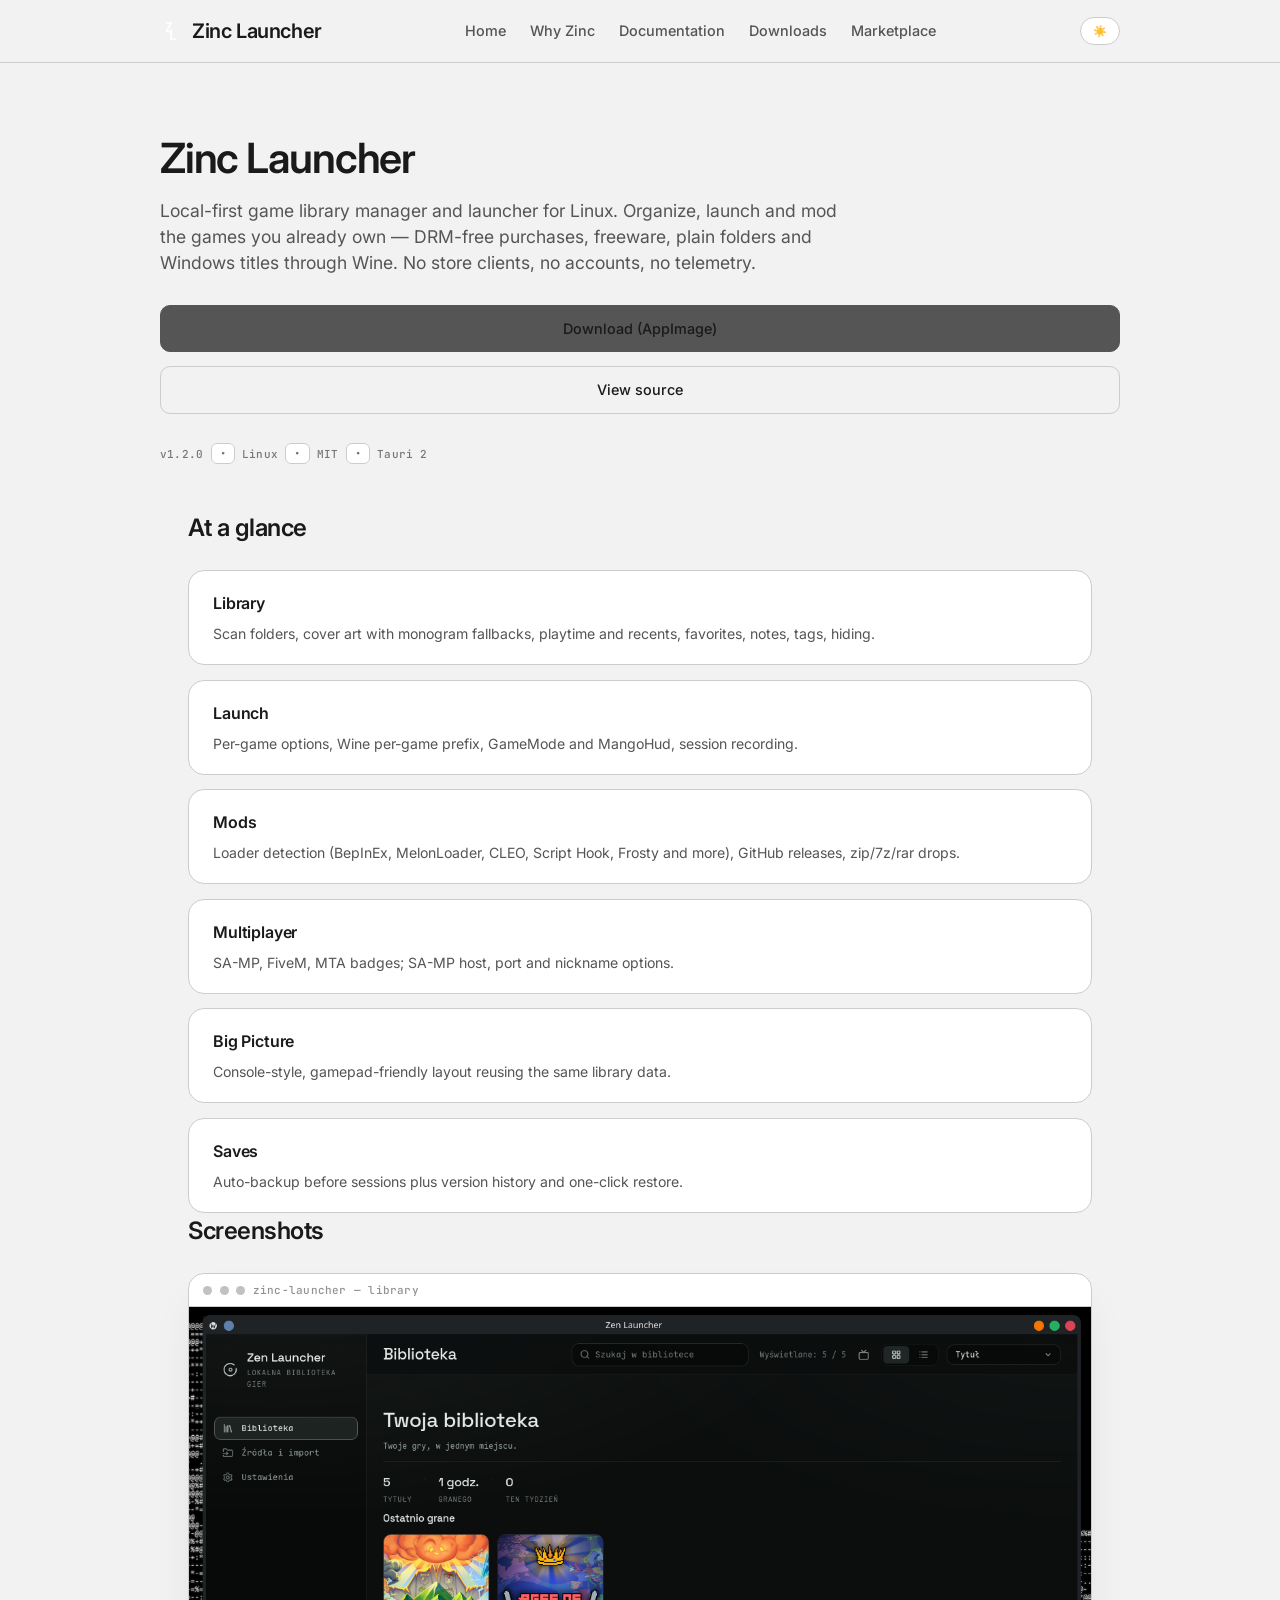
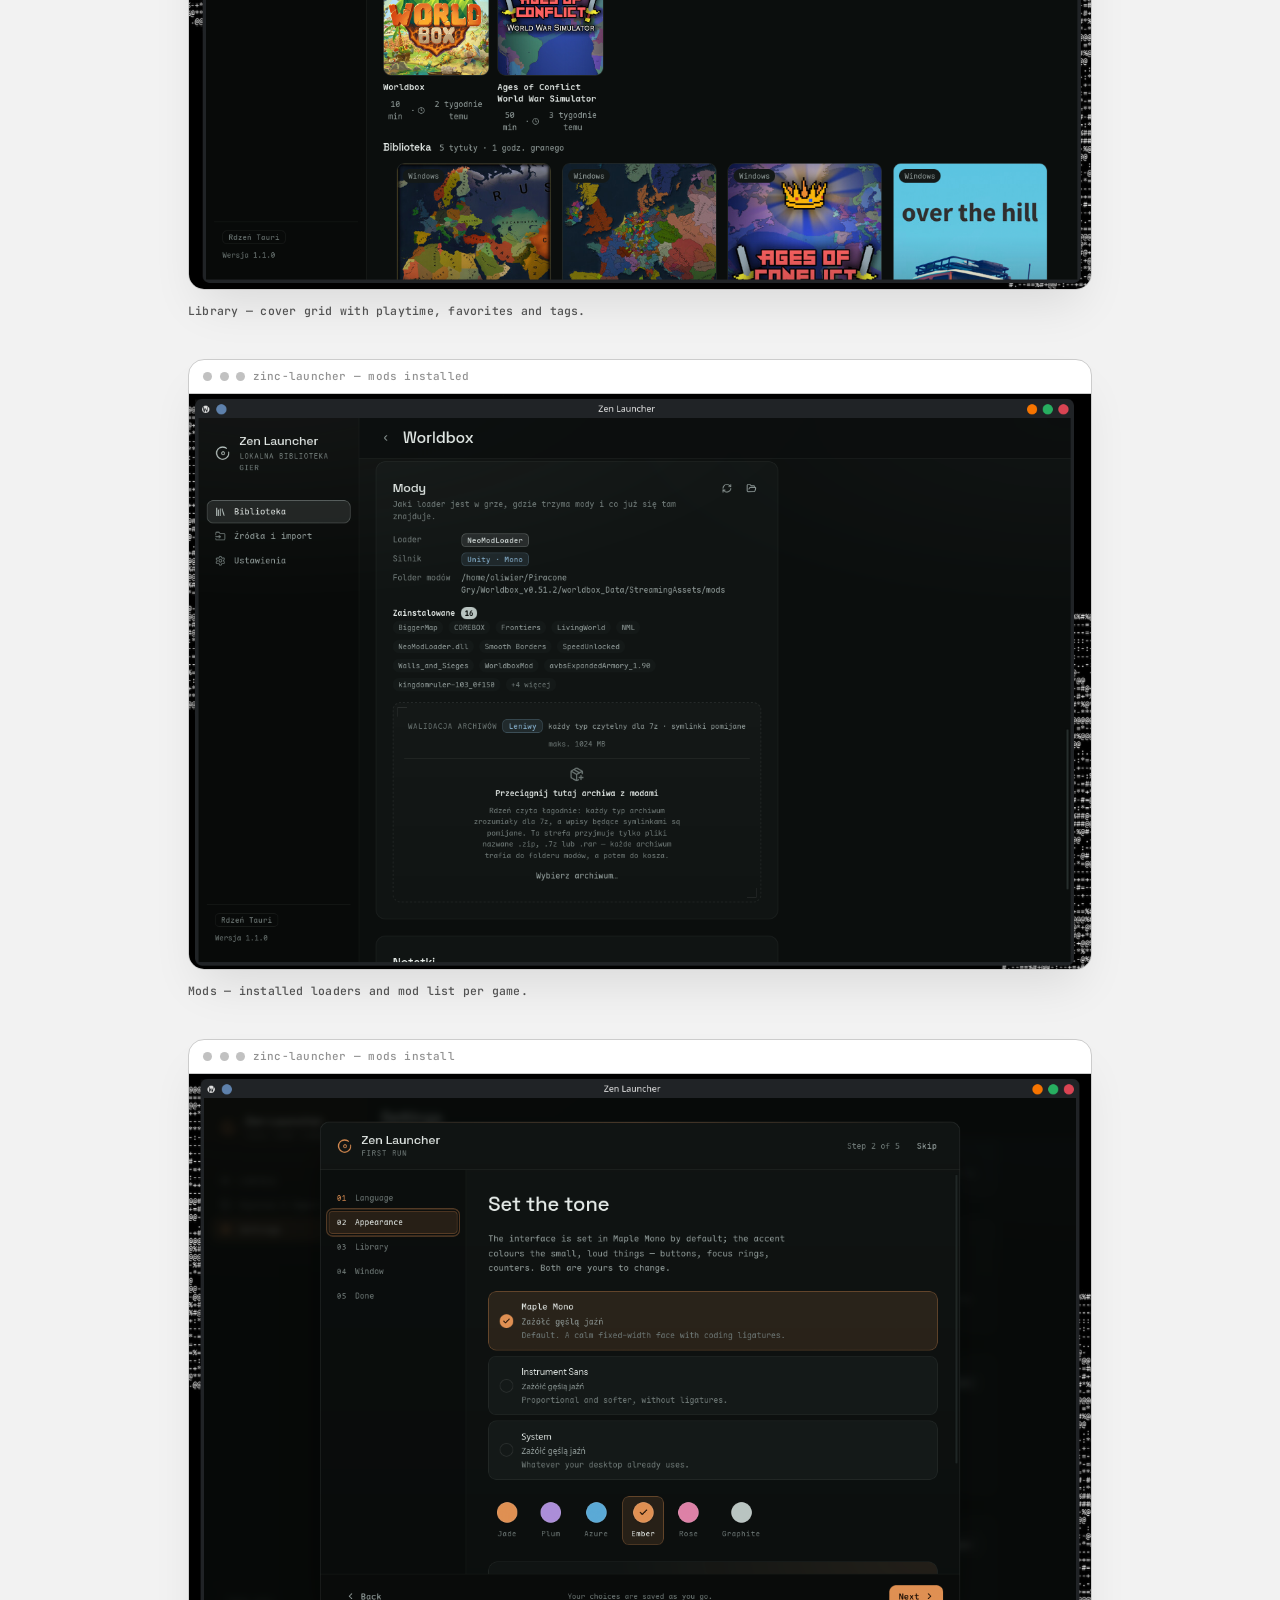
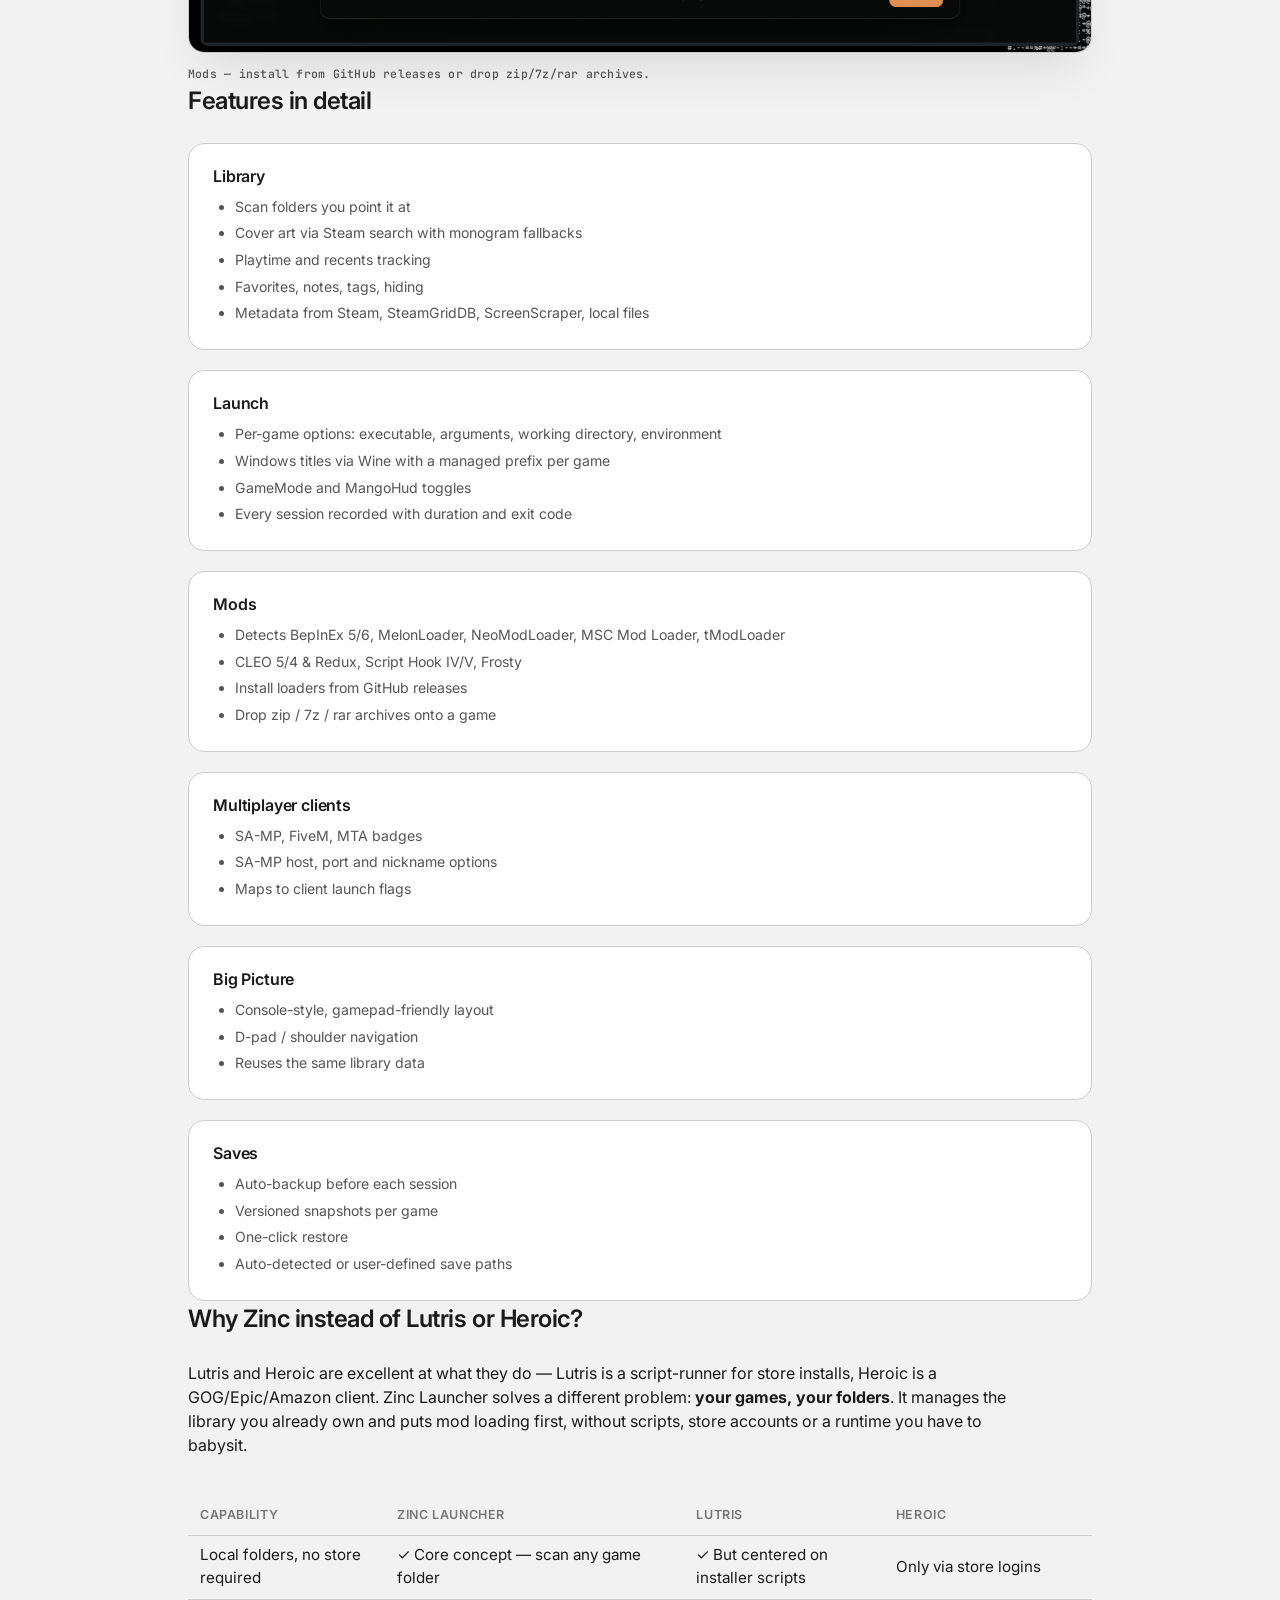
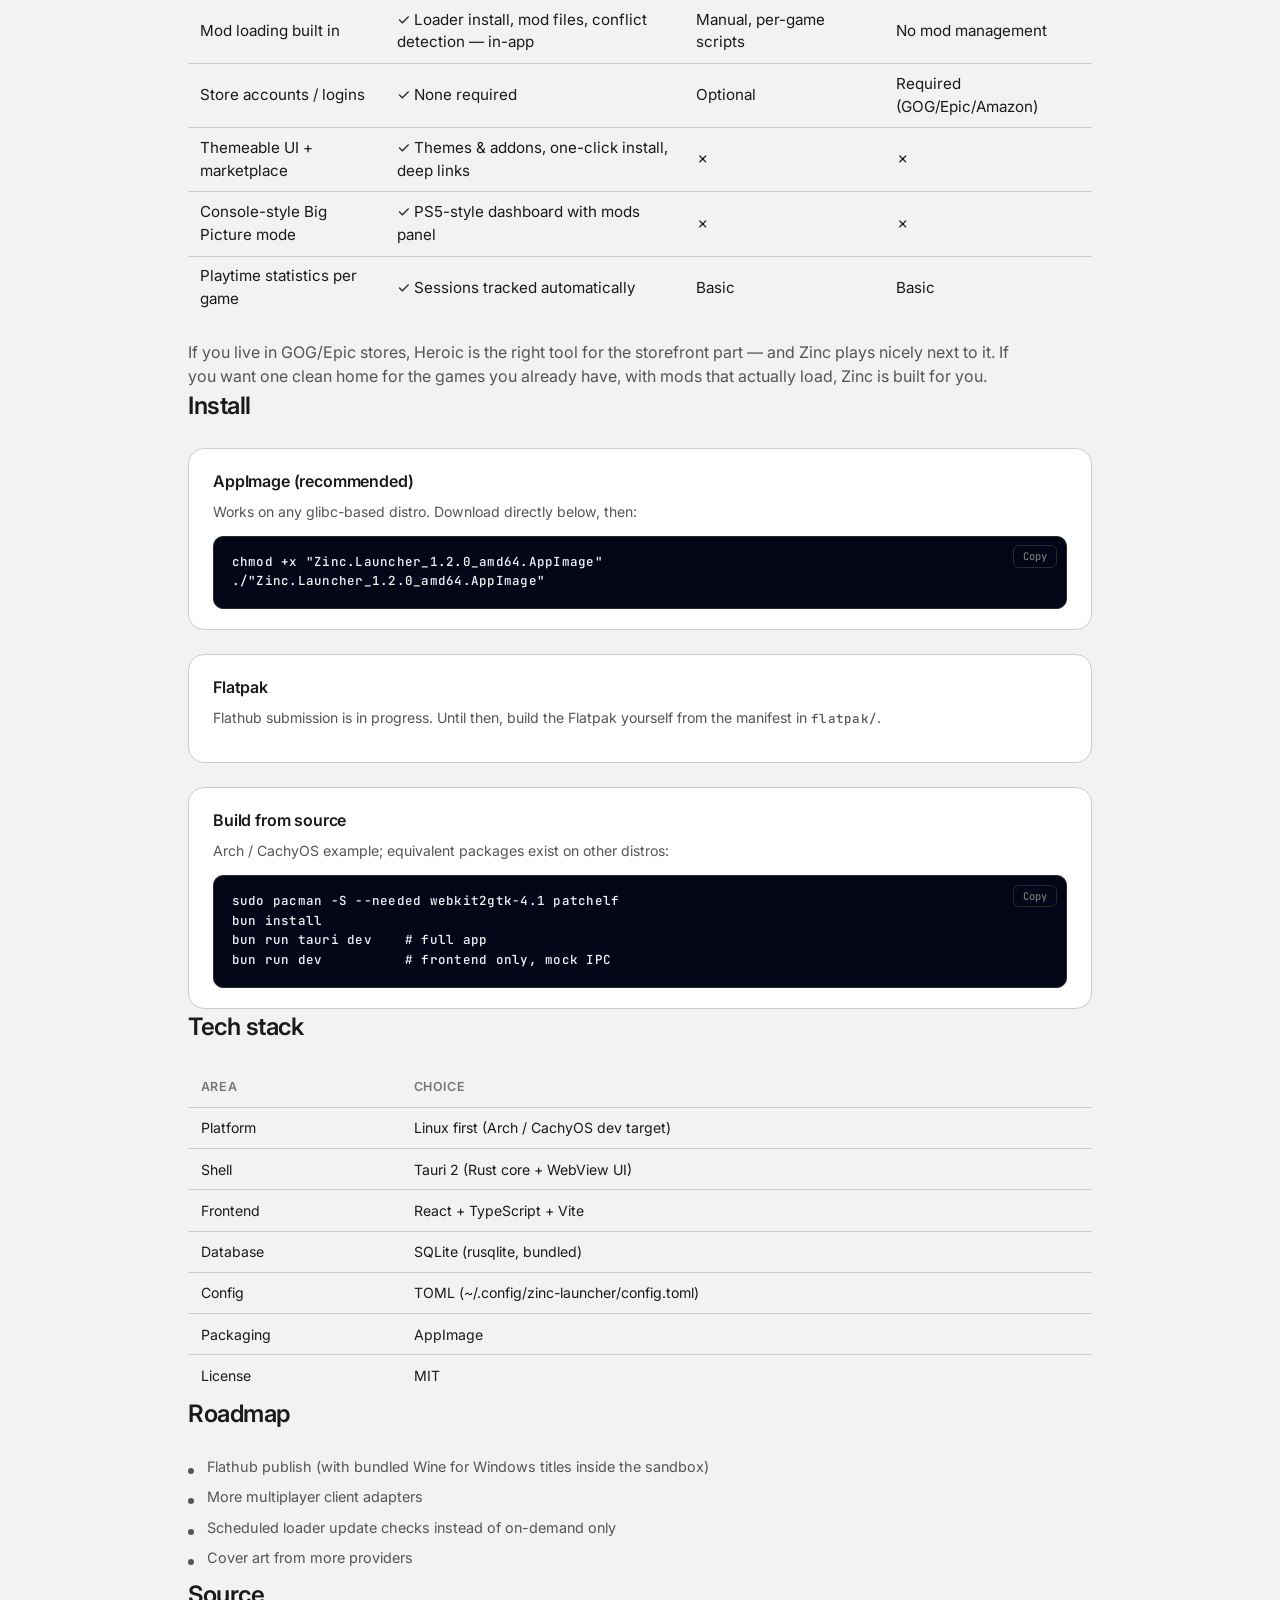
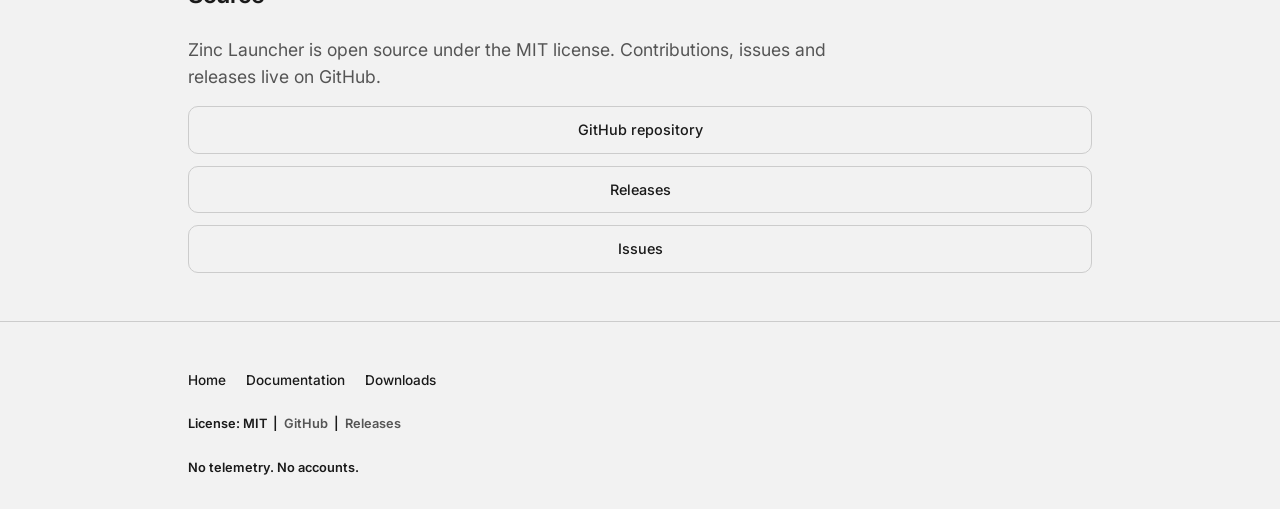
<file: index.html>
<!DOCTYPE html>
<html lang="en">
<head>
<meta charset="UTF-8">
<meta name="viewport" content="width=device-width, initial-scale=1.0">
<meta name="color-scheme" content="light dark">
<title>Zinc Launcher</title>
<meta name="description" content="Zinc Launcher: local-first game library manager and launcher for Linux. Organize, launch and mod the games you already own. No store clients, no accounts, no telemetry.">
<link rel="preconnect" href="https://fonts.googleapis.com">
<link rel="preconnect" href="https://fonts.gstatic.com" crossorigin>
<link href="https://fonts.googleapis.com/css2?family=Inter:wght@400;500;600&family=JetBrains+Mono:wght@400;500&display=swap" rel="stylesheet">
<link rel="icon" type="image/png" href="assets/zinc-launcher.png">
<link rel="stylesheet" href="styles.css">
</head>
<body>

<header>
  <div class="container header-inner">
    <a href="index.html" class="logo"><img src="assets/zinc-launcher.png" alt=""> Zinc Launcher</a>
    <nav class="nav" id="nav">
      <a href="index.html">Home</a>
      <a href="index.html#why-zinc">Why Zinc</a>
      <a href="documentation.html">Documentation</a>
      <a href="downloads.html">Downloads</a>
      <a href="marketplace.html">Marketplace</a>
    </nav>
    <button class="theme-toggle" id="themeToggle" aria-label="Toggle theme">🌓</button>
    <button class="nav-toggle" id="navToggle" aria-label="Toggle menu">☰</button>
  </div>
</header>

<main>
  <!-- Hero -->
  <section class="hero container">
    <h1 class="hero-title">Zinc Launcher</h1>
    <p class="hero-tagline">Local-first game library manager and launcher for Linux. Organize, launch and mod the games you already own — DRM-free purchases, freeware, plain folders and Windows titles through Wine. No store clients, no accounts, no telemetry.</p>
    <div class="hero-actions">
      <a href="downloads.html" class="btn primary">Download (AppImage)</a>
      <a href="https://github.com/ace2821/Zinc-Launcher" class="btn outline" target="_blank" rel="noopener">View source</a>
    </div>
    <div class="meta">v1.2.0 <span class="tag">•</span> Linux <span class="tag">•</span> MIT <span class="tag">•</span> Tauri 2</div>
  </section>

  <!-- At a glance -->
  <section id="features" class="container">
    <div class="section-head"><h2>At a glance</h2></div>
    <div class="glance-grid">
      <div class="card">
        <h4>Library</h4>
        <p>Scan folders, cover art with monogram fallbacks, playtime and recents, favorites, notes, tags, hiding.</p>
      </div>
      <div class="card">
        <h4>Launch</h4>
        <p>Per-game options, Wine per-game prefix, GameMode and MangoHud, session recording.</p>
      </div>
      <div class="card">
        <h4>Mods</h4>
        <p>Loader detection (BepInEx, MelonLoader, CLEO, Script Hook, Frosty and more), GitHub releases, zip/7z/rar drops.</p>
      </div>
      <div class="card">
        <h4>Multiplayer</h4>
        <p>SA-MP, FiveM, MTA badges; SA-MP host, port and nickname options.</p>
      </div>
      <div class="card">
        <h4>Big Picture</h4>
        <p>Console-style, gamepad-friendly layout reusing the same library data.</p>
      </div>
      <div class="card">
        <h4>Saves</h4>
        <p>Auto-backup before sessions plus version history and one-click restore.</p>
      </div>
    </div>
  </section>

  <!-- Screenshots -->
  <section id="screenshots" class="container">
    <div class="section-head"><h2>Screenshots</h2></div>
    <div class="screenshot-grid">
      <div class="screenshot-wrap">
        <div class="browser-mock">
          <div class="browser-bar">
            <div class="browser-dots"><span></span><span></span><span></span></div>
            <div class="browser-address">zinc-launcher — library</div>
          </div>
          <img src="assets/screenshots/library.png" alt="Zinc Launcher library view with cover grid">
        </div>
        <p class="screenshot-caption">Library — cover grid with playtime, favorites and tags.</p>
      </div>
      <div class="screenshot-wrap">
        <div class="browser-mock">
          <div class="browser-bar">
            <div class="browser-dots"><span></span><span></span><span></span></div>
            <div class="browser-address">zinc-launcher — mods installed</div>
          </div>
          <img src="assets/screenshots/mods-installed.png" alt="Zinc Launcher mods installed view">
        </div>
        <p class="screenshot-caption">Mods — installed loaders and mod list per game.</p>
      </div>
      <div class="screenshot-wrap">
        <div class="browser-mock">
          <div class="browser-bar">
            <div class="browser-dots"><span></span><span></span><span></span></div>
            <div class="browser-address">zinc-launcher — mods install</div>
          </div>
          <img src="assets/screenshots/mods-install.png" alt="Zinc Launcher mods install view">
        </div>
        <p class="screenshot-caption">Mods — install from GitHub releases or drop zip/7z/rar archives.</p>
      </div>
    </div>
  </section>

  <!-- Features in detail -->
  <section class="container">
    <div class="section-head"><h2>Features in detail</h2></div>
    <div class="detail-grid">
      <div class="detail-card">
        <h4>Library</h4>
        <ul>
          <li>Scan folders you point it at</li>
          <li>Cover art via Steam search with monogram fallbacks</li>
          <li>Playtime and recents tracking</li>
          <li>Favorites, notes, tags, hiding</li>
          <li>Metadata from Steam, SteamGridDB, ScreenScraper, local files</li>
        </ul>
      </div>
      <div class="detail-card">
        <h4>Launch</h4>
        <ul>
          <li>Per-game options: executable, arguments, working directory, environment</li>
          <li>Windows titles via Wine with a managed prefix per game</li>
          <li>GameMode and MangoHud toggles</li>
          <li>Every session recorded with duration and exit code</li>
        </ul>
      </div>
      <div class="detail-card">
        <h4>Mods</h4>
        <ul>
          <li>Detects BepInEx 5/6, MelonLoader, NeoModLoader, MSC Mod Loader, tModLoader</li>
          <li>CLEO 5/4 &amp; Redux, Script Hook IV/V, Frosty</li>
          <li>Install loaders from GitHub releases</li>
          <li>Drop zip / 7z / rar archives onto a game</li>
        </ul>
      </div>
      <div class="detail-card">
        <h4>Multiplayer clients</h4>
        <ul>
          <li>SA-MP, FiveM, MTA badges</li>
          <li>SA-MP host, port and nickname options</li>
          <li>Maps to client launch flags</li>
        </ul>
      </div>
      <div class="detail-card">
        <h4>Big Picture</h4>
        <ul>
          <li>Console-style, gamepad-friendly layout</li>
          <li>D-pad / shoulder navigation</li>
          <li>Reuses the same library data</li>
        </ul>
      </div>
      <div class="detail-card">
        <h4>Saves</h4>
        <ul>
          <li>Auto-backup before each session</li>
          <li>Versioned snapshots per game</li>
          <li>One-click restore</li>
          <li>Auto-detected or user-defined save paths</li>
        </ul>
      </div>
    </div>
  </section>

  <!-- Why Zinc -->
  <section id="why-zinc" class="container">
    <div class="section-head"><h2>Why Zinc instead of Lutris or Heroic?</h2></div>
    <p style="max-width:52rem;">Lutris and Heroic are excellent at what they do — Lutris is a script-runner for store installs, Heroic is a GOG/Epic/Amazon client. Zinc Launcher solves a different problem: <strong>your games, your folders</strong>. It manages the library you already own and puts mod loading first, without scripts, store accounts or a runtime you have to babysit.</p>
    <div style="overflow-x:auto; margin-top:1.5rem;">
      <table style="width:100%; border-collapse:collapse; font-size:0.95rem;">
        <thead>
          <tr style="text-align:left; border-bottom:1px solid var(--border-strong, #444);">
            <th style="padding:0.6rem 0.75rem;">Capability</th>
            <th style="padding:0.6rem 0.75rem;">Zinc Launcher</th>
            <th style="padding:0.6rem 0.75rem;">Lutris</th>
            <th style="padding:0.6rem 0.75rem;">Heroic</th>
          </tr>
        </thead>
        <tbody style="color:var(--text-2, #bbb);">
          <tr style="border-bottom:1px solid var(--border, #333);">
            <td style="padding:0.55rem 0.75rem;">Local folders, no store required</td>
            <td style="padding:0.55rem 0.75rem;">✓ Core concept — scan any game folder</td>
            <td style="padding:0.55rem 0.75rem;">✓ But centered on installer scripts</td>
            <td style="padding:0.55rem 0.75rem;">Only via store logins</td>
          </tr>
          <tr style="border-bottom:1px solid var(--border, #333);">
            <td style="padding:0.55rem 0.75rem;">Mod loading built in</td>
            <td style="padding:0.55rem 0.75rem;">✓ Loader install, mod files, conflict detection — in-app</td>
            <td style="padding:0.55rem 0.75rem;">Manual, per-game scripts</td>
            <td style="padding:0.55rem 0.75rem;">No mod management</td>
          </tr>
          <tr style="border-bottom:1px solid var(--border, #333);">
            <td style="padding:0.55rem 0.75rem;">Store accounts / logins</td>
            <td style="padding:0.55rem 0.75rem;">✓ None required</td>
            <td style="padding:0.55rem 0.75rem;">Optional</td>
            <td style="padding:0.55rem 0.75rem;">Required (GOG/Epic/Amazon)</td>
          </tr>
          <tr style="border-bottom:1px solid var(--border, #333);">
            <td style="padding:0.55rem 0.75rem;">Themeable UI + marketplace</td>
            <td style="padding:0.55rem 0.75rem;">✓ Themes &amp; addons, one-click install, deep links</td>
            <td style="padding:0.55rem 0.75rem;">✗</td>
            <td style="padding:0.55rem 0.75rem;">✗</td>
          </tr>
          <tr style="border-bottom:1px solid var(--border, #333);">
            <td style="padding:0.55rem 0.75rem;">Console-style Big Picture mode</td>
            <td style="padding:0.55rem 0.75rem;">✓ PS5-style dashboard with mods panel</td>
            <td style="padding:0.55rem 0.75rem;">✗</td>
            <td style="padding:0.55rem 0.75rem;">✗</td>
          </tr>
          <tr>
            <td style="padding:0.55rem 0.75rem;">Playtime statistics per game</td>
            <td style="padding:0.55rem 0.75rem;">✓ Sessions tracked automatically</td>
            <td style="padding:0.55rem 0.75rem;">Basic</td>
            <td style="padding:0.55rem 0.75rem;">Basic</td>
          </tr>
        </tbody>
      </table>
    </div>
    <p style="max-width:52rem; margin-top:1.25rem; color:var(--text-2, #bbb);">If you live in GOG/Epic stores, Heroic is the right tool for the storefront part — and Zinc plays nicely next to it. If you want one clean home for the games you already have, with mods that actually load, Zinc is built for you.</p>
  </section>

  <!-- Install -->
  <section id="install" class="container">
    <div class="section-head"><h2>Install</h2></div>
    <div class="install-wrap">
      <div class="install-step">
        <h4>AppImage (recommended)</h4>
        <p>Works on any glibc-based distro. Download directly below, then:</p>
        <div class="code-wrap">
          <button class="copy-btn" data-target="appimage">Copy</button>
          <pre><code>chmod +x "Zinc.Launcher_1.2.0_amd64.AppImage"
./"Zinc.Launcher_1.2.0_amd64.AppImage"</code></pre>
        </div>
      </div>
      <div class="install-step">
        <h4>Flatpak</h4>
        <p>Flathub submission is in progress. Until then, build the Flatpak yourself from the manifest in <code class="mono">flatpak/</code>.</p>
      </div>
      <div class="install-step">
        <h4>Build from source</h4>
        <p>Arch / CachyOS example; equivalent packages exist on other distros:</p>
        <div class="code-wrap">
          <button class="copy-btn" data-target="source">Copy</button>
          <pre><code>sudo pacman -S --needed webkit2gtk-4.1 patchelf
bun install
bun run tauri dev    # full app
bun run dev          # frontend only, mock IPC</code></pre>
        </div>
      </div>
    </div>
  </section>

  <!-- Tech stack -->
  <section class="container">
    <div class="section-head"><h2>Tech stack</h2></div>
    <table>
      <thead>
        <tr><th>Area</th><th>Choice</th></tr>
      </thead>
      <tbody>
        <tr><td>Platform</td><td>Linux first (Arch / CachyOS dev target)</td></tr>
        <tr><td>Shell</td><td>Tauri 2 (Rust core + WebView UI)</td></tr>
        <tr><td>Frontend</td><td>React + TypeScript + Vite</td></tr>
        <tr><td>Database</td><td>SQLite (rusqlite, bundled)</td></tr>
        <tr><td>Config</td><td>TOML (~/.config/zinc-launcher/config.toml)</td></tr>
        <tr><td>Packaging</td><td>AppImage</td></tr>
        <tr><td>License</td><td>MIT</td></tr>
      </tbody>
    </table>
  </section>

  <!-- Roadmap -->
  <section class="container">
    <div class="section-head"><h2>Roadmap</h2></div>
    <ul class="roadmap">
      <li>Flathub publish (with bundled Wine for Windows titles inside the sandbox)</li>
      <li>More multiplayer client adapters</li>
      <li>Scheduled loader update checks instead of on-demand only</li>
      <li>Cover art from more providers</li>
    </ul>
  </section>

  <!-- Source -->
  <section id="source" class="container">
    <div class="section-head"><h2>Source</h2></div>
    <p class="hero-tagline" style="margin-bottom:1rem;">Zinc Launcher is open source under the MIT license. Contributions, issues and releases live on GitHub.</p>
    <div class="source-grid">
      <a href="https://github.com/ace2821/Zinc-Launcher" class="btn outline" target="_blank" rel="noopener">GitHub repository</a>
      <a href="https://github.com/ace2821/Zinc-Launcher/releases" class="btn outline" target="_blank" rel="noopener">Releases</a>
      <a href="https://github.com/ace2821/Zinc-Launcher/issues" class="btn outline" target="_blank" rel="noopener">Issues</a>
    </div>
  </section>
</main>

<footer>
  <div class="container footer-inner">
    <div class="footer-links">
      <a href="index.html">Home</a>
      <a href="documentation.html">Documentation</a>
      <a href="downloads.html">Downloads</a>
    </div>
    <div class="footer-note">License: MIT &nbsp;|&nbsp; <a href="https://github.com/ace2821/Zinc-Launcher" target="_blank" rel="noopener">GitHub</a> &nbsp;|&nbsp; <a href="https://github.com/ace2821/Zinc-Launcher/releases" target="_blank" rel="noopener">Releases</a></div>
    <div class="footer-note">No telemetry. No accounts.</div>
  </div>
</footer>

<script>
(function () {
  // ---- Theme init (runs before body paints to avoid flash) ----
  var html = document.documentElement;
  var toggle = document.getElementById('themeToggle');

  function setTheme(t) {
    if (t === 'light') {
      html.setAttribute('data-theme', 'light');
      toggle.textContent = '☀️';
      toggle.setAttribute('aria-pressed', 'true');
    } else {
      html.removeAttribute('data-theme');
      toggle.textContent = '🌓';
      toggle.setAttribute('aria-pressed', 'false');
    }
    localStorage.setItem('zinc-theme', t);
  }

  // Resolve theme: localStorage > system preference > dark (brand default)
  var stored = localStorage.getItem('zinc-theme');
  var prefersDark = window.matchMedia('(prefers-color-scheme: dark)').matches;
  var theme;
  if (stored === 'light' || stored === 'dark') {
    theme = stored;
  } else {
    theme = prefersDark ? 'dark' : 'light';
  }
  setTheme(theme);

  // Re-evaluate when system preference changes (only if no manual choice stored)
  window.matchMedia('(prefers-color-scheme: dark)').addEventListener('change', function (e) {
    if (!localStorage.getItem('zinc-theme')) {
      setTheme(e.matches ? 'dark' : 'light');
    }
  });

  toggle.addEventListener('click', function () {
    var isLight = html.hasAttribute('data-theme');
    setTheme(isLight ? 'dark' : 'light');
  });

  // ---- Mobile nav ----
  var navToggle = document.getElementById('navToggle');
  var nav = document.getElementById('nav');
  navToggle.addEventListener('click', function () {
    var open = nav.classList.toggle('open');
    navToggle.setAttribute('aria-expanded', open);
  });
  nav.querySelectorAll('a').forEach(function (a) {
    a.addEventListener('click', function () {
      nav.classList.remove('open');
      navToggle.setAttribute('aria-expanded', 'false');
    });
  });

  // ---- Copy buttons ----
  document.querySelectorAll('.copy-btn').forEach(function (btn) {
    btn.addEventListener('click', function () {
      var pre = btn.parentElement.querySelector('pre code');
      if (!pre) return;
      navigator.clipboard.writeText(pre.textContent).then(function () {
        btn.classList.add('copied');
        btn.textContent = 'Copied!';
        setTimeout(function () {
          btn.classList.remove('copied');
          btn.textContent = 'Copy';
        }, 1200);
      });
    });
  });
})();
</script>
</body>
</html>
</file>
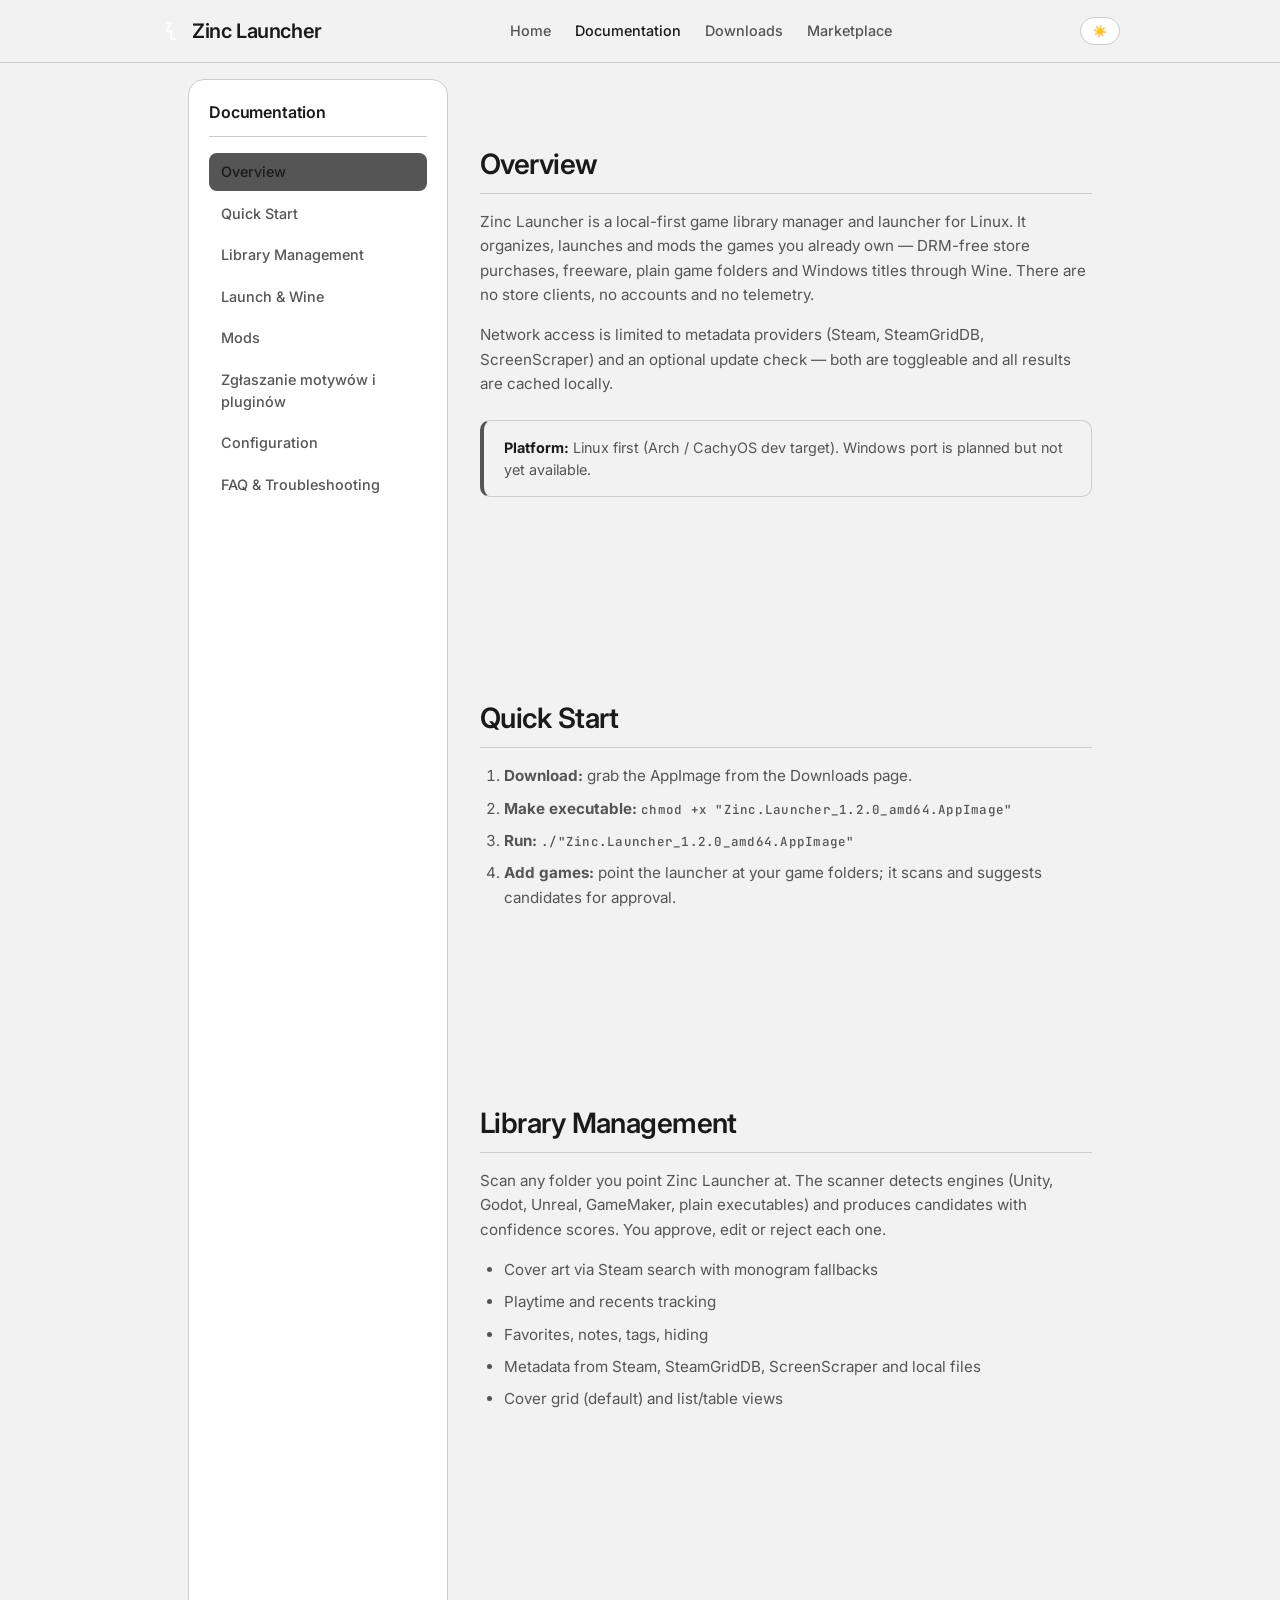
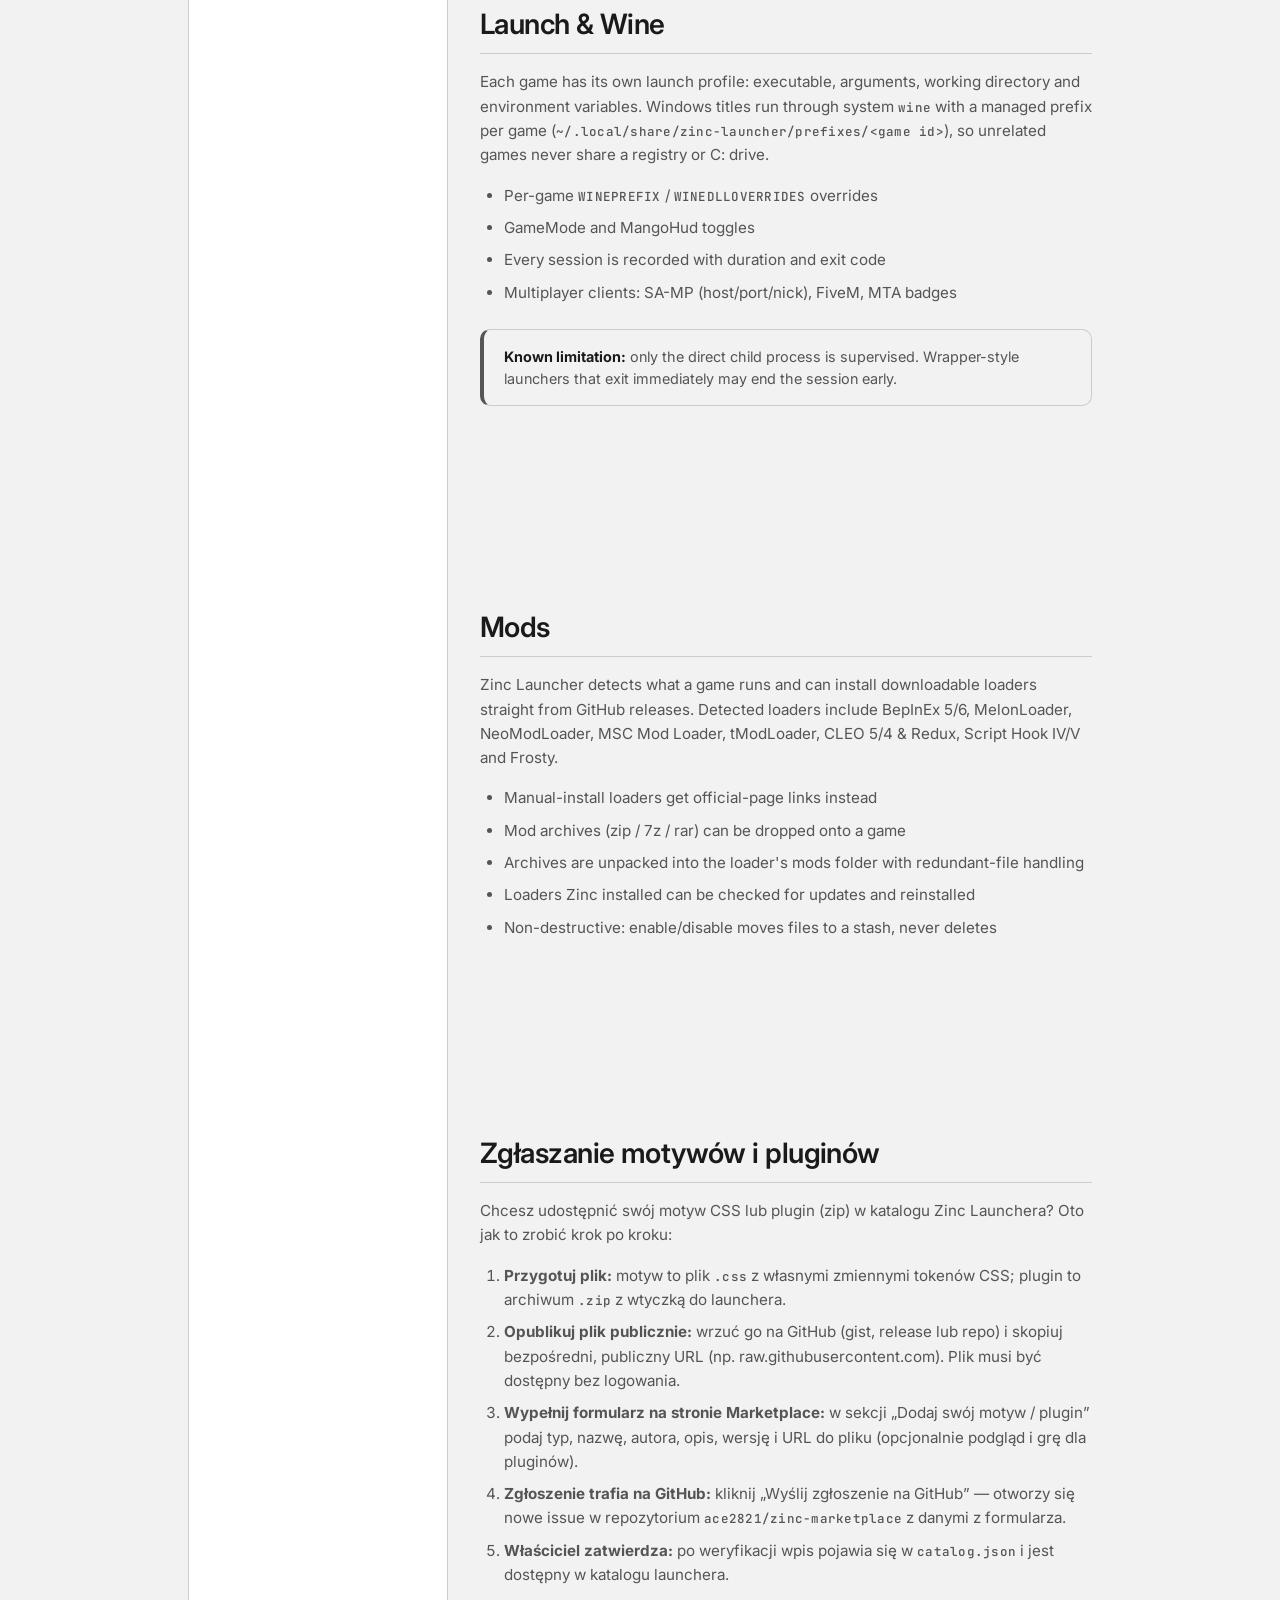
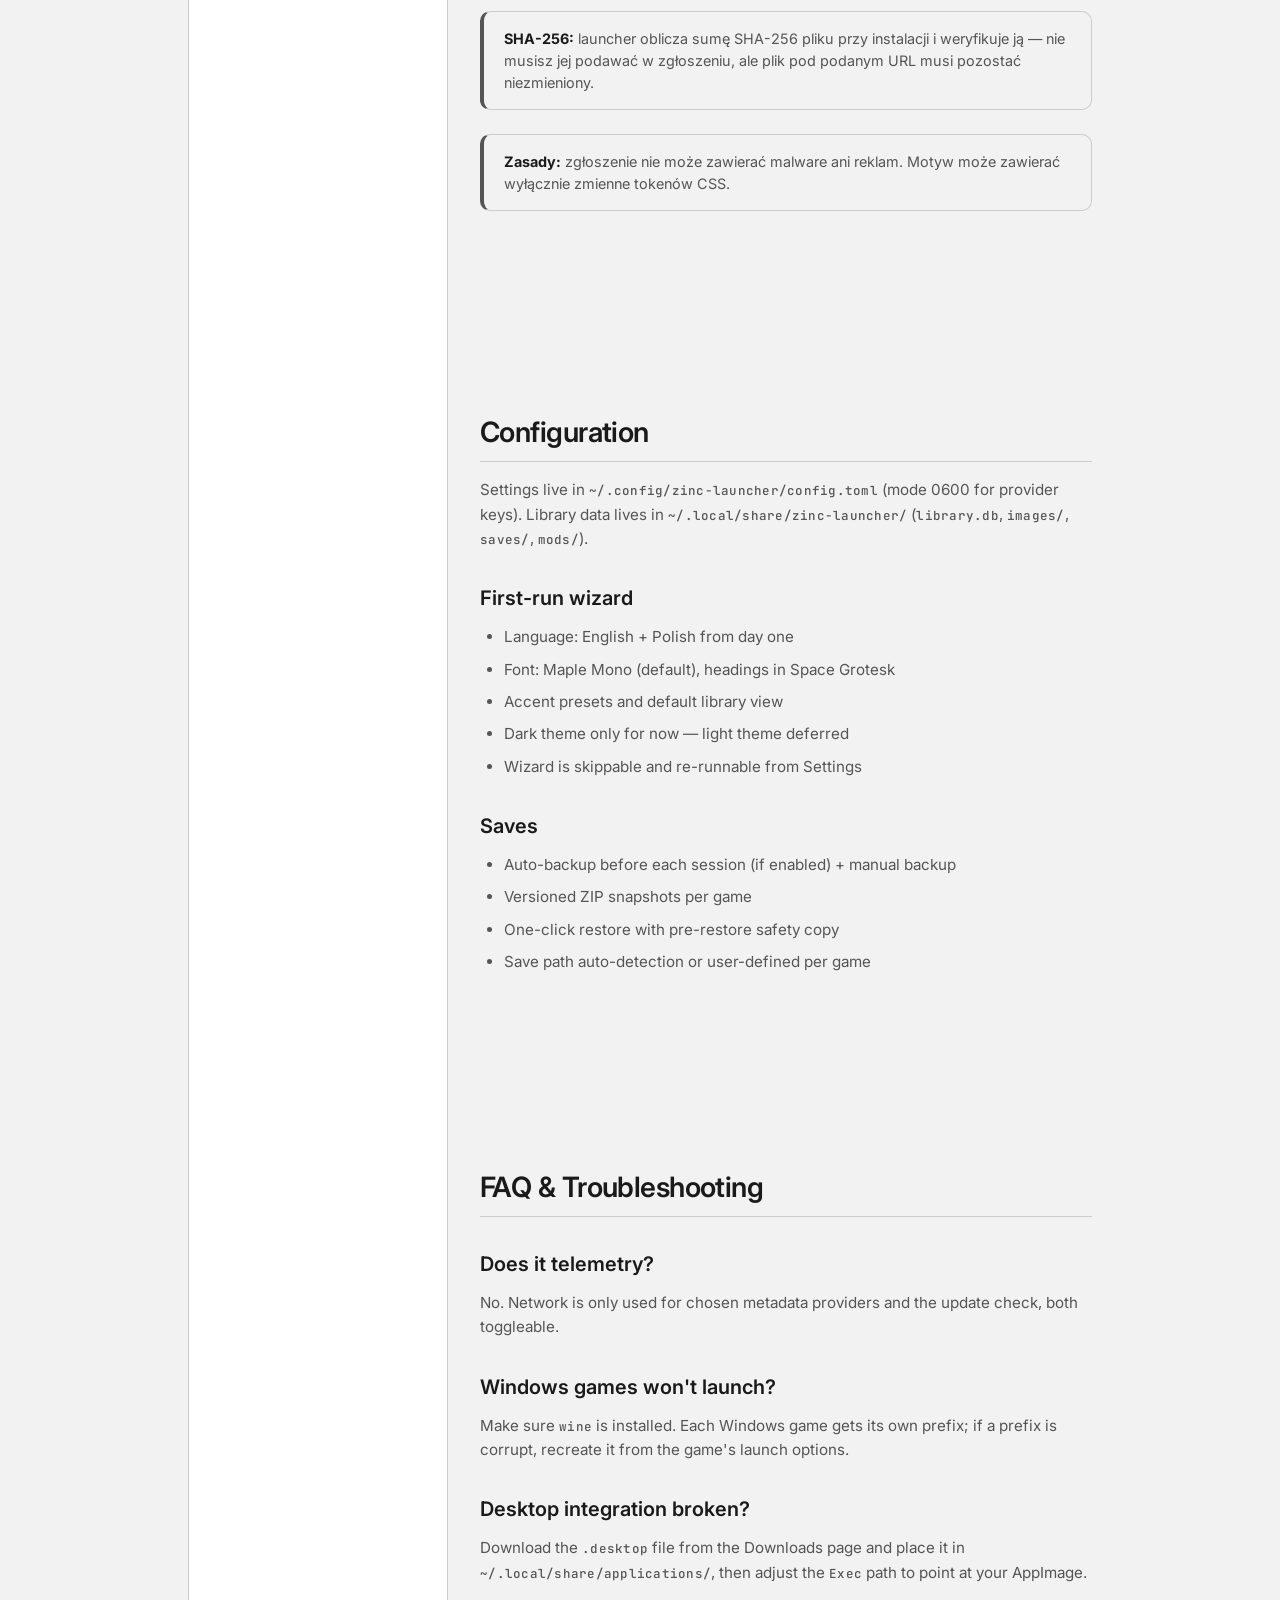
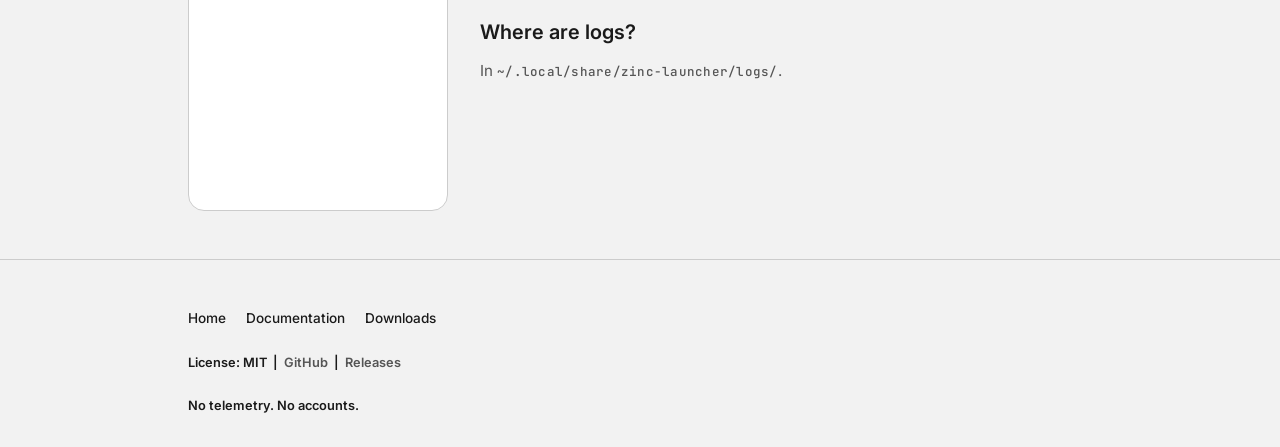
<file: documentation.html>
<!DOCTYPE html>
<html lang="en">
<head>
<meta charset="UTF-8">
<meta name="viewport" content="width=device-width, initial-scale=1.0">
<meta name="color-scheme" content="light dark">
<title>Documentation — Zinc Launcher</title>
<meta name="description" content="Zinc Launcher documentation: overview, quick start, library management, launch, mods, configuration, and troubleshooting.">
<link rel="preconnect" href="https://fonts.googleapis.com">
<link rel="preconnect" href="https://fonts.gstatic.com" crossorigin>
<link href="https://fonts.googleapis.com/css2?family=Inter:wght@400;500;600&family=JetBrains+Mono:wght@400;500&display=swap" rel="stylesheet">
<link rel="icon" type="image/png" href="assets/zinc-launcher.png">
<link rel="stylesheet" href="styles.css">
</head>
<body>

<header>
  <div class="container header-inner">
    <a href="index.html" class="logo"><img src="assets/zinc-launcher.png" alt=""> Zinc Launcher</a>
    <nav class="nav" id="nav">
      <a href="index.html">Home</a>
      <a href="documentation.html" style="color:var(--text-1)">Documentation</a>
      <a href="downloads.html">Downloads</a>
      <a href="marketplace.html">Marketplace</a>
    </nav>
    <button class="theme-toggle" id="themeToggle" aria-label="Toggle theme">🌓</button>
    <button class="nav-toggle" id="navToggle" aria-label="Toggle menu">☰</button>
  </div>
</header>

<main>
  <div class="container">
    <div class="doc-layout">
      <!-- Sidebar navigation -->
      <aside class="doc-sidebar">
        <h3>Documentation</h3>
        <ul class="doc-nav">
          <li><a href="#overview" class="active">Overview</a></li>
          <li><a href="#quick-start">Quick Start</a></li>
          <li><a href="#library">Library Management</a></li>
          <li><a href="#launch">Launch &amp; Wine</a></li>
          <li><a href="#mods">Mods</a></li>
          <li><a href="#submissions">Zgłaszanie motywów i pluginów</a></li>
          <li><a href="#configuration">Configuration</a></li>
          <li><a href="#faq">FAQ &amp; Troubleshooting</a></li>
        </ul>
      </aside>

      <!-- Main content -->
      <div class="doc-content">
        <section id="overview" class="doc-section">
          <h2>Overview</h2>
          <p>Zinc Launcher is a local-first game library manager and launcher for Linux. It organizes, launches and mods the games you already own — DRM-free store purchases, freeware, plain game folders and Windows titles through Wine. There are no store clients, no accounts and no telemetry.</p>
          <p>Network access is limited to metadata providers (Steam, SteamGridDB, ScreenScraper) and an optional update check — both are toggleable and all results are cached locally.</p>
          <div class="doc-callout"><strong>Platform:</strong> Linux first (Arch / CachyOS dev target). Windows port is planned but not yet available.</div>
        </section>

        <section id="quick-start" class="doc-section">
          <h2>Quick Start</h2>
          <ol>
            <li><strong>Download:</strong> grab the <a href="downloads.html">AppImage</a> from the Downloads page.</li>
            <li><strong>Make executable:</strong> <code class="mono">chmod +x "Zinc.Launcher_1.2.0_amd64.AppImage"</code></li>
            <li><strong>Run:</strong> <code class="mono">./"Zinc.Launcher_1.2.0_amd64.AppImage"</code></li>
            <li><strong>Add games:</strong> point the launcher at your game folders; it scans and suggests candidates for approval.</li>
          </ol>
        </section>

        <section id="library" class="doc-section">
          <h2>Library Management</h2>
          <p>Scan any folder you point Zinc Launcher at. The scanner detects engines (Unity, Godot, Unreal, GameMaker, plain executables) and produces candidates with confidence scores. You approve, edit or reject each one.</p>
          <ul>
            <li>Cover art via Steam search with monogram fallbacks</li>
            <li>Playtime and recents tracking</li>
            <li>Favorites, notes, tags, hiding</li>
            <li>Metadata from Steam, SteamGridDB, ScreenScraper and local files</li>
            <li>Cover grid (default) and list/table views</li>
          </ul>
        </section>

        <section id="launch" class="doc-section">
          <h2>Launch &amp; Wine</h2>
          <p>Each game has its own launch profile: executable, arguments, working directory and environment variables. Windows titles run through system <code class="mono">wine</code> with a managed prefix per game (<code class="mono">~/.local/share/zinc-launcher/prefixes/&lt;game id&gt;</code>), so unrelated games never share a registry or C: drive.</p>
          <ul>
            <li>Per-game <code class="mono">WINEPREFIX</code> / <code class="mono">WINEDLLOVERRIDES</code> overrides</li>
            <li>GameMode and MangoHud toggles</li>
            <li>Every session is recorded with duration and exit code</li>
            <li>Multiplayer clients: SA-MP (host/port/nick), FiveM, MTA badges</li>
          </ul>
          <div class="doc-callout"><strong>Known limitation:</strong> only the direct child process is supervised. Wrapper-style launchers that exit immediately may end the session early.</div>
        </section>

        <section id="mods" class="doc-section">
          <h2>Mods</h2>
          <p>Zinc Launcher detects what a game runs and can install downloadable loaders straight from GitHub releases. Detected loaders include BepInEx 5/6, MelonLoader, NeoModLoader, MSC Mod Loader, tModLoader, CLEO 5/4 &amp; Redux, Script Hook IV/V and Frosty.</p>
          <ul>
            <li>Manual-install loaders get official-page links instead</li>
            <li>Mod archives (zip / 7z / rar) can be dropped onto a game</li>
            <li>Archives are unpacked into the loader's mods folder with redundant-file handling</li>
            <li>Loaders Zinc installed can be checked for updates and reinstalled</li>
            <li>Non-destructive: enable/disable moves files to a stash, never deletes</li>
          </ul>
        </section>

        <section id="submissions" class="doc-section">
          <h2>Zgłaszanie motywów i pluginów</h2>
          <p>Chcesz udostępnić swój motyw CSS lub plugin (zip) w katalogu Zinc Launchera? Oto jak to zrobić krok po kroku:</p>
          <ol>
            <li><strong>Przygotuj plik:</strong> motyw to plik <code class="mono">.css</code> z własnymi zmiennymi tokenów CSS; plugin to archiwum <code class="mono">.zip</code> z wtyczką do launchera.</li>
            <li><strong>Opublikuj plik publicznie:</strong> wrzuć go na GitHub (gist, release lub repo) i skopiuj bezpośredni, publiczny URL (np. raw.githubusercontent.com). Plik musi być dostępny bez logowania.</li>
            <li><strong>Wypełnij formularz na stronie Marketplace:</strong> w sekcji „Dodaj swój motyw / plugin” podaj typ, nazwę, autora, opis, wersję i URL do pliku (opcjonalnie podgląd i grę dla pluginów).</li>
            <li><strong>Zgłoszenie trafia na GitHub:</strong> kliknij „Wyślij zgłoszenie na GitHub” — otworzy się nowe issue w repozytorium <code class="mono">ace2821/zinc-marketplace</code> z danymi z formularza.</li>
            <li><strong>Właściciel zatwierdza:</strong> po weryfikacji wpis pojawia się w <code class="mono">catalog.json</code> i jest dostępny w katalogu launchera.</li>
          </ol>
          <div class="doc-callout"><strong>SHA-256:</strong> launcher oblicza sumę SHA-256 pliku przy instalacji i weryfikuje ją — nie musisz jej podawać w zgłoszeniu, ale plik pod podanym URL musi pozostać niezmieniony.</div>
          <div class="doc-callout"><strong>Zasady:</strong> zgłoszenie nie może zawierać malware ani reklam. Motyw może zawierać wyłącznie zmienne tokenów CSS.</div>
        </section>

        <section id="configuration" class="doc-section">
          <h2>Configuration</h2>
          <p>Settings live in <code class="mono">~/.config/zinc-launcher/config.toml</code> (mode 0600 for provider keys). Library data lives in <code class="mono">~/.local/share/zinc-launcher/</code> (<code class="mono">library.db</code>, <code class="mono">images/</code>, <code class="mono">saves/</code>, <code class="mono">mods/</code>).</p>
          <h3>First-run wizard</h3>
          <ul>
            <li>Language: English + Polish from day one</li>
            <li>Font: Maple Mono (default), headings in Space Grotesk</li>
            <li>Accent presets and default library view</li>
            <li>Dark theme only for now — light theme deferred</li>
            <li>Wizard is skippable and re-runnable from Settings</li>
          </ul>
          <h3>Saves</h3>
          <ul>
            <li>Auto-backup before each session (if enabled) + manual backup</li>
            <li>Versioned ZIP snapshots per game</li>
            <li>One-click restore with pre-restore safety copy</li>
            <li>Save path auto-detection or user-defined per game</li>
          </ul>
        </section>

        <section id="faq" class="doc-section">
          <h2>FAQ &amp; Troubleshooting</h2>
          <h3>Does it telemetry?</h3>
          <p>No. Network is only used for chosen metadata providers and the update check, both toggleable.</p>
          <h3>Windows games won't launch?</h3>
          <p>Make sure <code class="mono">wine</code> is installed. Each Windows game gets its own prefix; if a prefix is corrupt, recreate it from the game's launch options.</p>
          <h3>Desktop integration broken?</h3>
          <p>Download the <code class="mono">.desktop</code> file from the Downloads page and place it in <code class="mono">~/.local/share/applications/</code>, then adjust the <code class="mono">Exec</code> path to point at your AppImage.</p>
          <h3>Where are logs?</h3>
          <p>In <code class="mono">~/.local/share/zinc-launcher/logs/</code>.</p>
        </section>
      </div>
    </div>
  </div>
</main>

<footer>
  <div class="container footer-inner">
    <div class="footer-links">
      <a href="index.html">Home</a>
      <a href="documentation.html">Documentation</a>
      <a href="downloads.html">Downloads</a>
    </div>
    <div class="footer-note">License: MIT &nbsp;|&nbsp; <a href="https://github.com/ace2821/Zinc-Launcher" target="_blank" rel="noopener">GitHub</a> &nbsp;|&nbsp; <a href="https://github.com/ace2821/Zinc-Launcher/releases" target="_blank" rel="noopener">Releases</a></div>
    <div class="footer-note">No telemetry. No accounts.</div>
  </div>
</footer>

<script>
(function () {
  var html = document.documentElement;
  var toggle = document.getElementById('themeToggle');

  function setTheme(t) {
    if (t === 'light') {
      html.setAttribute('data-theme', 'light');
      toggle.textContent = '☀️';
      toggle.setAttribute('aria-pressed', 'true');
    } else {
      html.removeAttribute('data-theme');
      toggle.textContent = '🌓';
      toggle.setAttribute('aria-pressed', 'false');
    }
    localStorage.setItem('zinc-theme', t);
  }

  var stored = localStorage.getItem('zinc-theme');
  var prefersDark = window.matchMedia('(prefers-color-scheme: dark)').matches;
  var theme;
  if (stored === 'light' || stored === 'dark') {
    theme = stored;
  } else {
    theme = prefersDark ? 'dark' : 'light';
  }
  setTheme(theme);

  window.matchMedia('(prefers-color-scheme: dark)').addEventListener('change', function (e) {
    if (!localStorage.getItem('zinc-theme')) {
      setTheme(e.matches ? 'dark' : 'light');
    }
  });

  toggle.addEventListener('click', function () {
    var isLight = html.hasAttribute('data-theme');
    setTheme(isLight ? 'dark' : 'light');
  });

  var navToggle = document.getElementById('navToggle');
  var nav = document.getElementById('nav');
  navToggle.addEventListener('click', function () {
    var open = nav.classList.toggle('open');
    navToggle.setAttribute('aria-expanded', open);
  });
  nav.querySelectorAll('a').forEach(function (a) {
    a.addEventListener('click', function () {
      nav.classList.remove('open');
      navToggle.setAttribute('aria-expanded', 'false');
    });
  });
})();
</script>
</body>
</html>
</file>
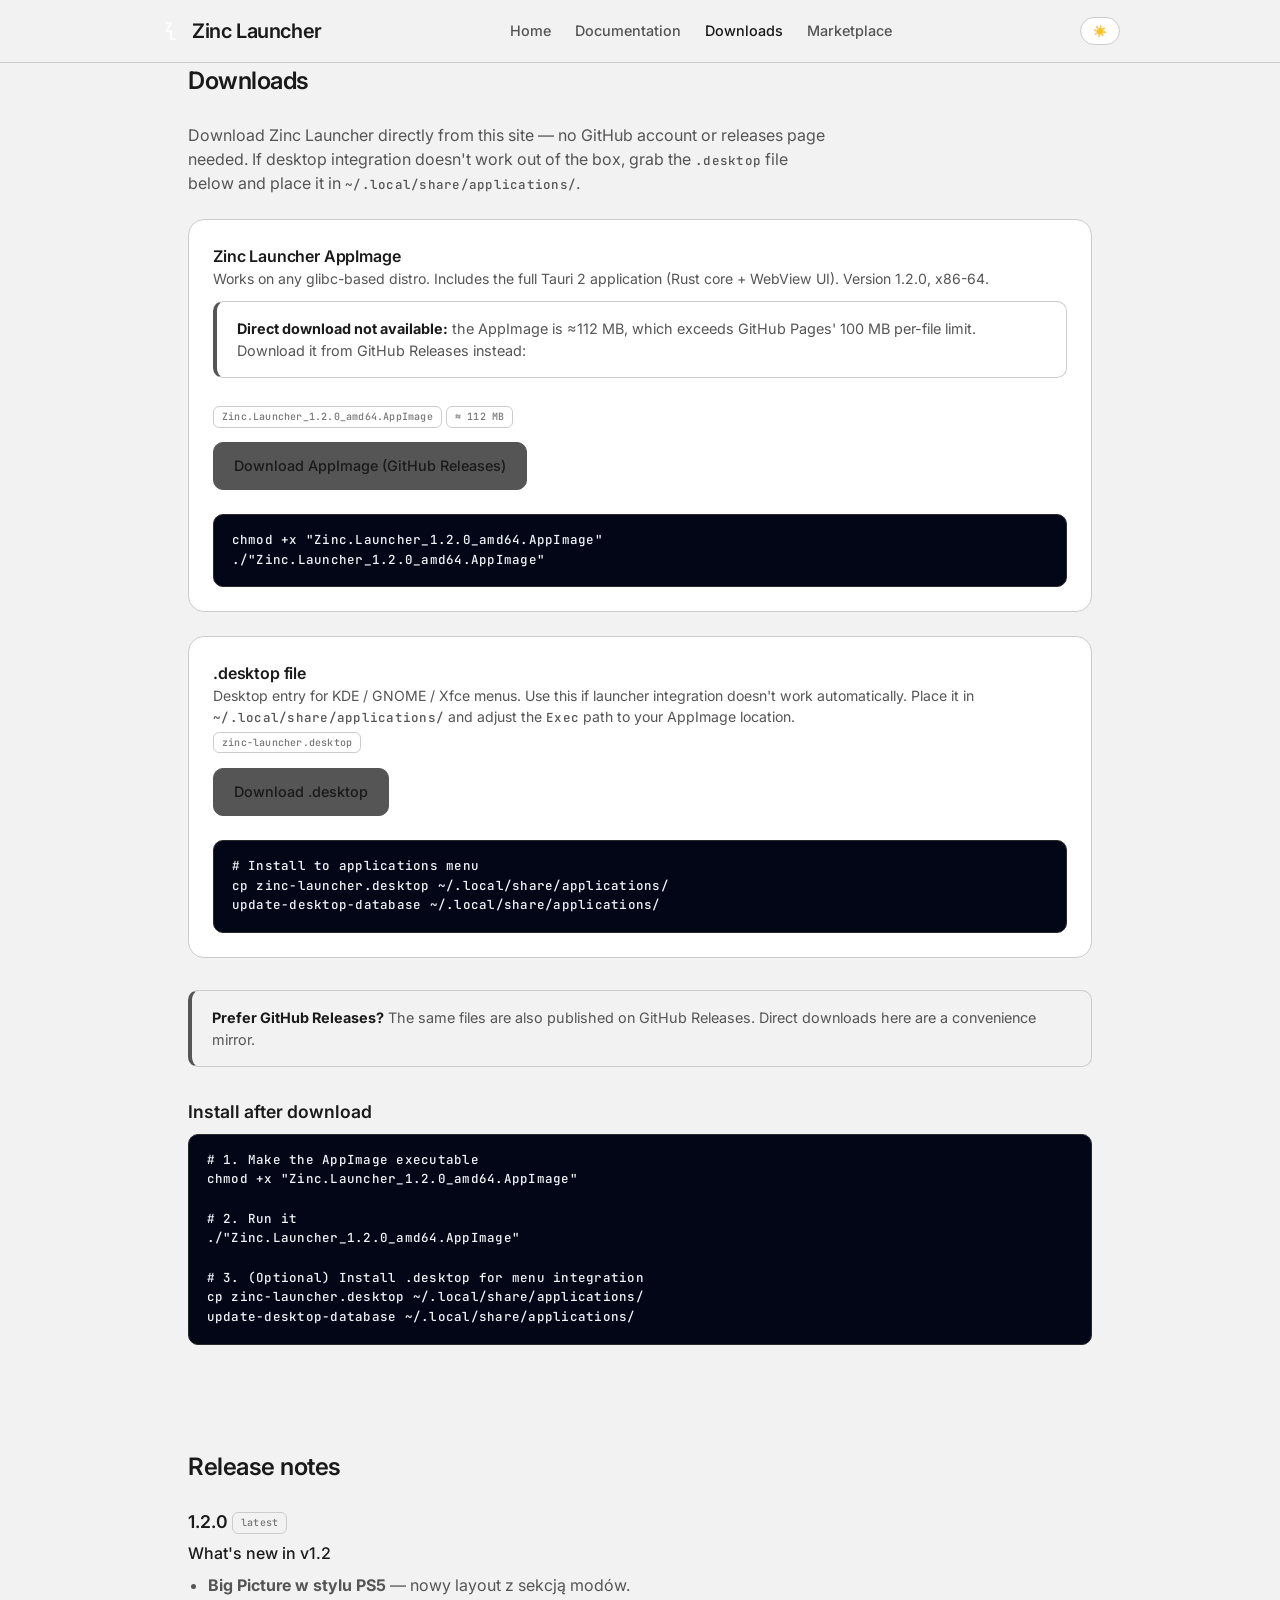
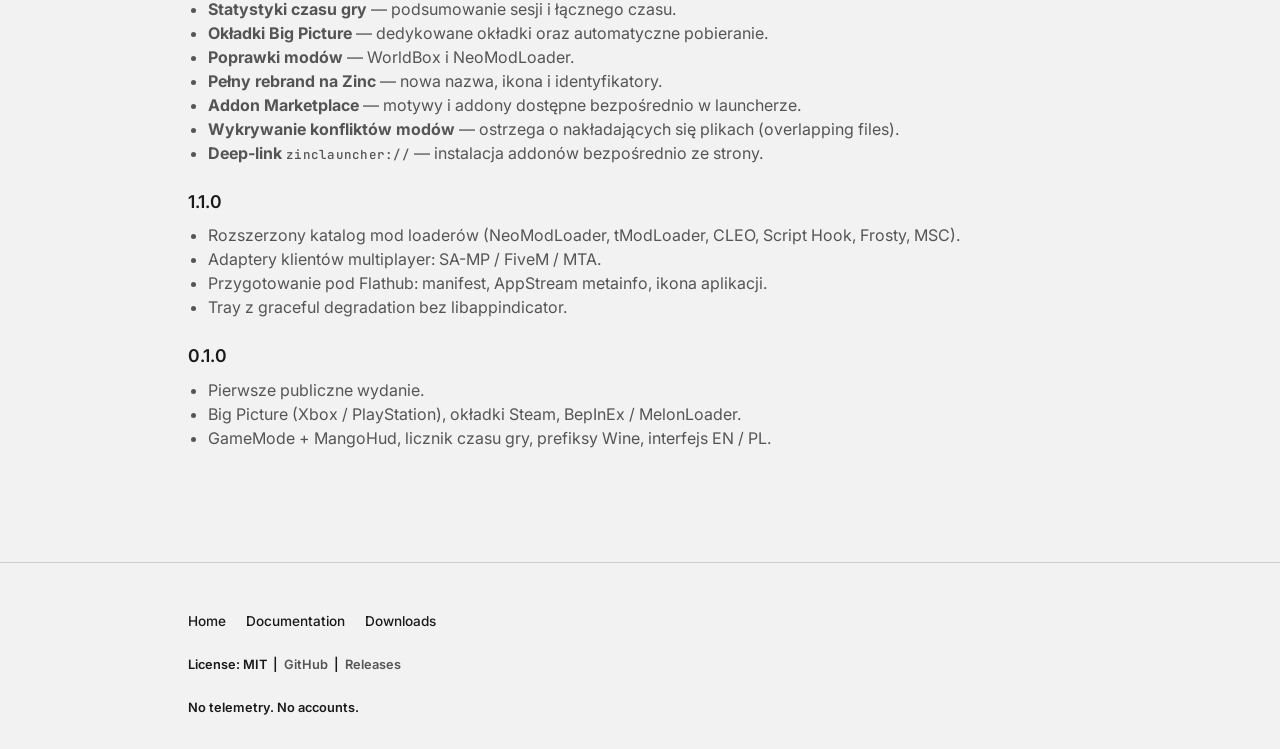
<file: downloads.html>
<!DOCTYPE html>
<html lang="en">
<head>
<meta charset="UTF-8">
<meta name="viewport" content="width=device-width, initial-scale=1.0">
<meta name="color-scheme" content="light dark">
<title>Downloads — Zinc Launcher</title>
<meta name="description" content="Download Zinc Launcher directly: AppImage and .desktop file. No GitHub account required.">
<link rel="preconnect" href="https://fonts.googleapis.com">
<link rel="preconnect" href="https://fonts.gstatic.com" crossorigin>
<link href="https://fonts.googleapis.com/css2?family=Inter:wght@400;500;600&family=JetBrains+Mono:wght@400;500&display=swap" rel="stylesheet">
<link rel="icon" type="image/png" href="assets/zinc-launcher.png">
<link rel="stylesheet" href="styles.css">
</head>
<body>

<header>
  <div class="container header-inner">
    <a href="index.html" class="logo"><img src="assets/zinc-launcher.png" alt=""> Zinc Launcher</a>
    <nav class="nav" id="nav">
      <a href="index.html">Home</a>
      <a href="documentation.html">Documentation</a>
      <a href="downloads.html" style="color:var(--text-1)">Downloads</a>
      <a href="marketplace.html">Marketplace</a>
    </nav>
    <button class="theme-toggle" id="themeToggle" aria-label="Toggle theme">🌓</button>
    <button class="nav-toggle" id="navToggle" aria-label="Toggle menu">☰</button>
  </div>
</header>

<main>
  <div class="container">
    <div class="section-head">
      <h2>Downloads</h2>
    </div>
    <p style="color:var(--text-2); margin-bottom: 1.5rem; max-width: 64ch;">Download Zinc Launcher directly from this site — no GitHub account or releases page needed. If desktop integration doesn't work out of the box, grab the <code class="mono">.desktop</code> file below and place it in <code class="mono">~/.local/share/applications/</code>.</p>

    <div class="download-grid">
      <div class="download-card">
        <div>
          <h4>Zinc Launcher AppImage</h4>
          <p>Works on any glibc-based distro. Includes the full Tauri 2 application (Rust core + WebView UI). Version 1.2.0, x86-64.</p>
          <div class="doc-callout" style="margin-top:0.75rem; border-left-color: var(--accent);">
            <strong>Direct download not available:</strong> the AppImage is ≈112 MB, which exceeds GitHub Pages' 100 MB per-file limit. Download it from GitHub Releases instead:
          </div>
          <div>
            <span class="file-badge">Zinc.Launcher_1.2.0_amd64.AppImage</span>
            <span class="file-badge" style="color:var(--text-3)">≈ 112 MB</span>
          </div>
        </div>
        <div class="download-actions">
          <a href="https://github.com/ace2821/Zinc-Launcher/releases/tag/v1.2.0" class="btn primary download" target="_blank" rel="noopener">Download AppImage (GitHub Releases)</a>
        </div>
        <div class="code-wrap" style="margin-top:0.5rem;">
          <pre><code>chmod +x "Zinc.Launcher_1.2.0_amd64.AppImage"
./"Zinc.Launcher_1.2.0_amd64.AppImage"</code></pre>
        </div>
      </div>

      <div class="download-card">
        <div>
          <h4>.desktop file</h4>
          <p>Desktop entry for KDE / GNOME / Xfce menus. Use this if launcher integration doesn't work automatically. Place it in <code class="mono">~/.local/share/applications/</code> and adjust the <code class="mono">Exec</code> path to your AppImage location.</p>
          <div>
            <span class="file-badge">zinc-launcher.desktop</span>
          </div>
        </div>
        <div class="download-actions">
          <a href="assets/downloads/zinc-launcher.desktop" class="btn primary download" download>Download .desktop</a>
        </div>
        <div class="code-wrap" style="margin-top:0.5rem;">
          <pre><code># Install to applications menu
cp zinc-launcher.desktop ~/.local/share/applications/
update-desktop-database ~/.local/share/applications/</code></pre>
        </div>
      </div>
    </div>

    <div class="doc-callout" style="margin-top:2rem;">
      <strong>Prefer GitHub Releases?</strong> The same files are also published on <a href="https://github.com/ace2821/Zinc-Launcher/releases" target="_blank" rel="noopener">GitHub Releases</a>. Direct downloads here are a convenience mirror.
    </div>

    <h3 style="font-weight:600; font-size:1.1rem; color:var(--text-1); margin:2rem 0 0.5rem;">Install after download</h3>
    <div class="code-wrap">
      <pre><code># 1. Make the AppImage executable
chmod +x "Zinc.Launcher_1.2.0_amd64.AppImage"

# 2. Run it
./"Zinc.Launcher_1.2.0_amd64.AppImage"

# 3. (Optional) Install .desktop for menu integration
cp zinc-launcher.desktop ~/.local/share/applications/
update-desktop-database ~/.local/share/applications/</code></pre>
    </div>

    <section id="changelog">
      <div class="section-head" style="margin-top:2.5rem;">
        <h2>Release notes</h2>
      </div>

      <article class="release-entry">
        <h3 style="font-weight:600; font-size:1.1rem; color:var(--text-1); margin:0 0 0.25rem;">1.2.0 <span class="file-badge" style="vertical-align:middle;">latest</span></h3>
        <p style="color:var(--text-1); margin:0.35rem 0 0; font-weight:500;">What's new in v1.2</p>
        <ul style="color:var(--text-2); margin:0.5rem 0 0; padding-left:1.25rem;">
          <li><strong>Big Picture w stylu PS5</strong> — nowy layout z sekcją modów.</li>
          <li><strong>Statystyki czasu gry</strong> — podsumowanie sesji i łącznego czasu.</li>
          <li><strong>Okładki Big Picture</strong> — dedykowane okładki oraz automatyczne pobieranie.</li>
          <li><strong>Poprawki modów</strong> — WorldBox i NeoModLoader.</li>
          <li><strong>Pełny rebrand na Zinc</strong> — nowa nazwa, ikona i identyfikatory.</li>
          <li><strong>Addon Marketplace</strong> — motywy i addony dostępne bezpośrednio w launcherze.</li>
          <li><strong>Wykrywanie konfliktów modów</strong> — ostrzega o nakładających się plikach (overlapping files).</li>
          <li><strong>Deep-link</strong> <code class="mono">zinclauncher://</code> — instalacja addonów bezpośrednio ze strony.</li>
        </ul>
      </article>
      </article>

      <article class="release-entry" style="margin-top:1.5rem;">
        <h3 style="font-weight:600; font-size:1.1rem; color:var(--text-1); margin:0 0 0.25rem;">1.1.0</h3>
        <ul style="color:var(--text-2); margin:0.5rem 0 0; padding-left:1.25rem;">
          <li>Rozszerzony katalog mod loaderów (NeoModLoader, tModLoader, CLEO, Script Hook, Frosty, MSC).</li>
          <li>Adaptery klientów multiplayer: SA-MP / FiveM / MTA.</li>
          <li>Przygotowanie pod Flathub: manifest, AppStream metainfo, ikona aplikacji.</li>
          <li>Tray z graceful degradation bez libappindicator.</li>
        </ul>
      </article>

      <article class="release-entry" style="margin-top:1.5rem;">
        <h3 style="font-weight:600; font-size:1.1rem; color:var(--text-1); margin:0 0 0.25rem;">0.1.0</h3>
        <ul style="color:var(--text-2); margin:0.5rem 0 0; padding-left:1.25rem;">
          <li>Pierwsze publiczne wydanie.</li>
          <li>Big Picture (Xbox / PlayStation), okładki Steam, BepInEx / MelonLoader.</li>
          <li>GameMode + MangoHud, licznik czasu gry, prefiksy Wine, interfejs EN / PL.</li>
        </ul>
      </article>
    </section>
  </div>
</main>

<footer>
  <div class="container footer-inner">
    <div class="footer-links">
      <a href="index.html">Home</a>
      <a href="documentation.html">Documentation</a>
      <a href="downloads.html">Downloads</a>
    </div>
    <div class="footer-note">License: MIT &nbsp;|&nbsp; <a href="https://github.com/ace2821/Zinc-Launcher" target="_blank" rel="noopener">GitHub</a> &nbsp;|&nbsp; <a href="https://github.com/ace2821/Zinc-Launcher/releases" target="_blank" rel="noopener">Releases</a></div>
    <div class="footer-note">No telemetry. No accounts.</div>
  </div>
</footer>

<script>
(function () {
  var html = document.documentElement;
  var toggle = document.getElementById('themeToggle');

  function setTheme(t) {
    if (t === 'light') {
      html.setAttribute('data-theme', 'light');
      toggle.textContent = '☀️';
      toggle.setAttribute('aria-pressed', 'true');
    } else {
      html.removeAttribute('data-theme');
      toggle.textContent = '🌓';
      toggle.setAttribute('aria-pressed', 'false');
    }
    localStorage.setItem('zinc-theme', t);
  }

  var stored = localStorage.getItem('zinc-theme');
  var prefersDark = window.matchMedia('(prefers-color-scheme: dark)').matches;
  var theme;
  if (stored === 'light' || stored === 'dark') {
    theme = stored;
  } else {
    theme = prefersDark ? 'dark' : 'light';
  }
  setTheme(theme);

  window.matchMedia('(prefers-color-scheme: dark)').addEventListener('change', function (e) {
    if (!localStorage.getItem('zinc-theme')) {
      setTheme(e.matches ? 'dark' : 'light');
    }
  });

  toggle.addEventListener('click', function () {
    var isLight = html.hasAttribute('data-theme');
    setTheme(isLight ? 'dark' : 'light');
  });

  var navToggle = document.getElementById('navToggle');
  var nav = document.getElementById('nav');
  navToggle.addEventListener('click', function () {
    var open = nav.classList.toggle('open');
    navToggle.setAttribute('aria-expanded', open);
  });
  nav.querySelectorAll('a').forEach(function (a) {
    a.addEventListener('click', function () {
      nav.classList.remove('open');
      navToggle.setAttribute('aria-expanded', 'false');
    });
  });
})();
</script>
</body>
</html>
</file>
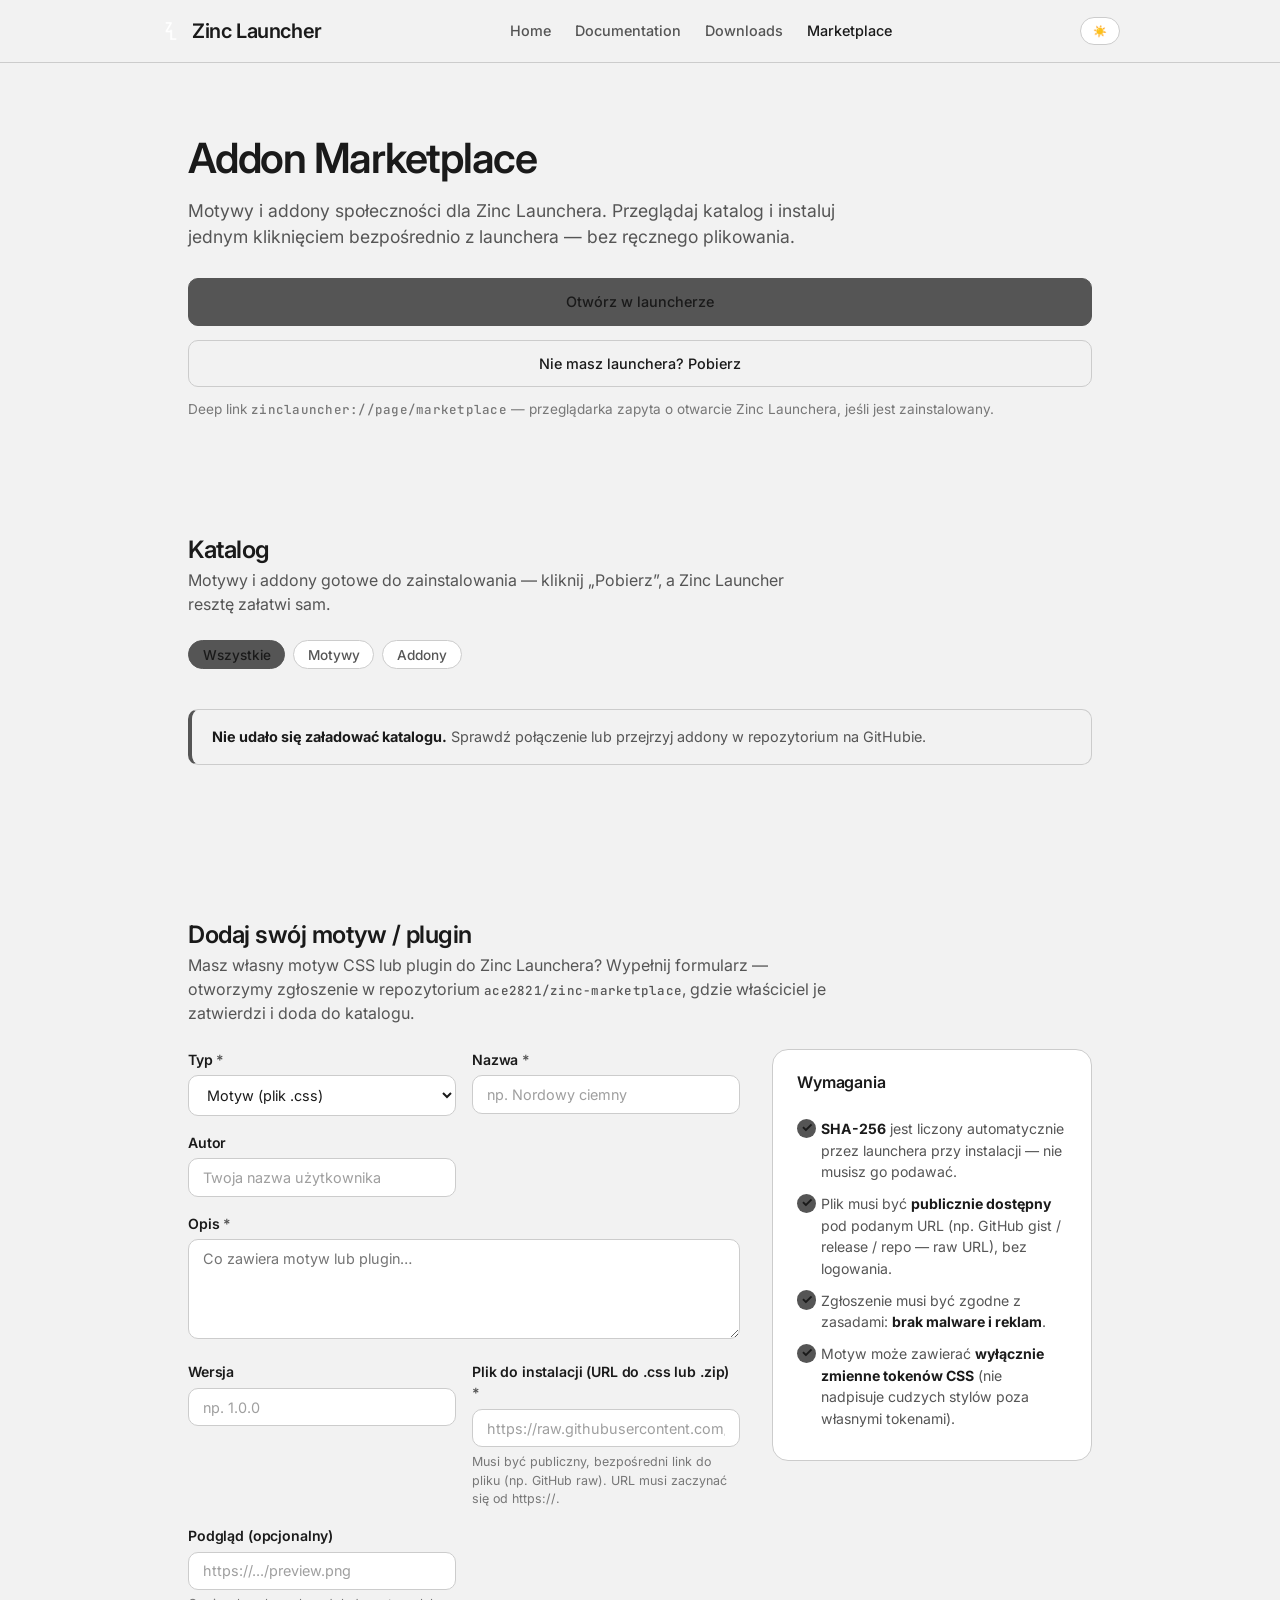
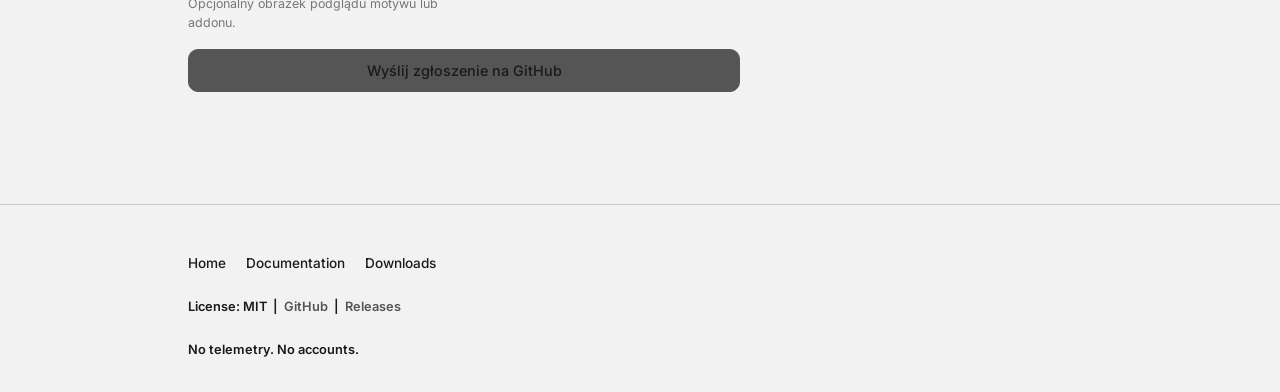
<file: marketplace.html>
<!DOCTYPE html>
<html lang="en">
<head>
<meta charset="UTF-8">
<meta name="viewport" content="width=device-width, initial-scale=1.0">
<meta name="color-scheme" content="light dark">
<title>Addon Marketplace — Zinc Launcher</title>
<meta name="description" content="Community themes and addons for Zinc Launcher. Browse the catalog and install with one click straight from the launcher.">
<link rel="preconnect" href="https://fonts.googleapis.com">
<link rel="preconnect" href="https://fonts.gstatic.com" crossorigin>
<link href="https://fonts.googleapis.com/css2?family=Inter:wght@400;500;600&family=JetBrains+Mono:wght@400;500&display=swap" rel="stylesheet">
<link rel="icon" type="image/png" href="assets/zinc-launcher.png">
<link rel="stylesheet" href="styles.css">
</head>
<body>

<header>
  <div class="container header-inner">
    <a href="index.html" class="logo"><img src="assets/zinc-launcher.png" alt=""> Zinc Launcher</a>
    <nav class="nav" id="nav">
      <a href="index.html">Home</a>
      <a href="documentation.html">Documentation</a>
      <a href="downloads.html">Downloads</a>
      <a href="marketplace.html" style="color:var(--text-1)">Marketplace</a>
    </nav>
    <button class="theme-toggle" id="themeToggle" aria-label="Toggle theme">🌓</button>
    <button class="nav-toggle" id="navToggle" aria-label="Toggle menu">☰</button>
  </div>
</header>

<main>
  <div class="container">
    <!-- Hero -->
    <section class="hero">
      <h1 class="hero-title">Addon Marketplace</h1>
      <p class="hero-tagline">Motywy i addony społeczności dla Zinc Launchera. Przeglądaj katalog i instaluj jednym kliknięciem bezpośrednio z launchera — bez ręcznego plikowania.</p>
      <div class="hero-actions">
        <a href="zinclauncher://page/marketplace" class="btn primary">Otwórz w launcherze</a>
        <a href="downloads.html" class="btn outline">Nie masz launchera? Pobierz</a>
      </div>
      <p class="marketplace-note">Deep link <code class="mono">zinclauncher://page/marketplace</code> — przeglądarka zapyta o otwarcie Zinc Launchera, jeśli jest zainstalowany.</p>
    </section>

    <!-- Katalog -->
    <section>
      <div class="section-head">
        <h2>Katalog</h2>
        <p class="catalog-intro" style="color:var(--text-2); max-width: 64ch;">Motywy i addony gotowe do zainstalowania — kliknij „Pobierz”, a Zinc Launcher resztę załatwi sam.</p>
      </div>
      <div class="chips">
        <button class="chip active" data-filter="all">Wszystkie</button>
        <button class="chip" data-filter="theme">Motywy</button>
        <button class="chip" data-filter="addon">Addony</button>
      </div>
      <div id="marketplace-loading" class="loading">
        <div class="spinner"></div>
        <p>Ładuję katalog…</p>
      </div>
      <div id="marketplace-grid" class="marketplace-grid"></div>
      <div id="marketplace-error" class="doc-callout" style="display:none;">
        <strong>Nie udało się załadować katalogu.</strong> Sprawdź połączenie lub przejrzyj addony w <a href="https://github.com/ace2821/zinc-marketplace" target="_blank" rel="noopener">repozytorium na GitHubie</a>.
      </div>
    </section>

    <!-- Zgłaszanie motywów / pluginów -->
    <section class="submit-section" id="submit">
      <div class="section-head">
        <h2>Dodaj swój motyw / plugin</h2>
        <p class="catalog-intro" style="color:var(--text-2); max-width: 64ch;">Masz własny motyw CSS lub plugin do Zinc Launchera? Wypełnij formularz — otworzymy zgłoszenie w repozytorium <code class="mono">ace2821/zinc-marketplace</code>, gdzie właściciel je zatwierdzi i doda do katalogu.</p>
      </div>
      <div class="submit-wrap">
        <form id="submit-form" class="submit-form" novalidate>
          <div class="form-grid">
            <div class="form-field">
              <label class="form-label" for="submit-type">Typ <span class="req">*</span></label>
              <select class="form-select" id="submit-type" required>
                <option value="theme">Motyw (plik .css)</option>
                <option value="addon">Plugin / addon (plik .zip)</option>
              </select>
            </div>
            <div class="form-field">
              <label class="form-label" for="submit-name">Nazwa <span class="req">*</span></label>
              <input class="form-input" id="submit-name" type="text" required placeholder="np. Nordowy ciemny">
            </div>
            <div class="form-field">
              <label class="form-label" for="submit-author">Autor</label>
              <input class="form-input" id="submit-author" type="text" placeholder="Twoja nazwa użytkownika">
            </div>
            <div class="form-field full">
              <label class="form-label" for="submit-desc">Opis <span class="req">*</span></label>
              <textarea class="form-textarea" id="submit-desc" required rows="4" placeholder="Co zawiera motyw lub plugin…"></textarea>
            </div>
            <div class="form-field">
              <label class="form-label" for="submit-version">Wersja</label>
              <input class="form-input" id="submit-version" type="text" placeholder="np. 1.0.0">
            </div>
            <div class="form-field">
              <label class="form-label" for="submit-install">Plik do instalacji (URL do .css lub .zip) <span class="req">*</span></label>
              <input class="form-input" id="submit-install" type="url" required placeholder="https://raw.githubusercontent.com/u/repo/main/motyw.css">
              <p class="form-note">Musi być publiczny, bezpośredni link do pliku (np. GitHub raw). URL musi zaczynać się od https://.</p>
            </div>
            <div class="form-field">
              <label class="form-label" for="submit-preview">Podgląd (opcjonalny)</label>
              <input class="form-input" id="submit-preview" type="url" placeholder="https://.../preview.png">
              <p class="form-note">Opcjonalny obrazek podglądu motywu lub addonu.</p>
            </div>
            <div class="form-field" id="submit-game-field" style="display:none;">
              <label class="form-label" for="submit-game">Gra (dla pluginów, opcjonalnie)</label>
              <input class="form-input" id="submit-game" type="text" placeholder="np. Minecraft, Stardew Valley">
            </div>
          </div>
          <p id="submit-error" class="form-error" style="display:none;"></p>
          <button type="submit" class="btn primary" id="submit-btn">Wyślij zgłoszenie na GitHub</button>
        </form>
        <div class="submit-checklist card">
          <h3>Wymagania</h3>
          <ul class="checklist">
            <li><strong>SHA-256</strong> jest liczony automatycznie przez launchera przy instalacji — nie musisz go podawać.</li>
            <li>Plik musi być <strong>publicznie dostępny</strong> pod podanym URL (np. GitHub gist / release / repo — raw URL), bez logowania.</li>
            <li>Zgłoszenie musi być zgodne z zasadami: <strong>brak malware i reklam</strong>.</li>
            <li>Motyw może zawierać <strong>wyłącznie zmienne tokenów CSS</strong> (nie nadpisuje cudzych stylów poza własnymi tokenami).</li>
          </ul>
        </div>
      </div>
    </section>
  </div>
</main>

<footer>
  <div class="container footer-inner">
    <div class="footer-links">
      <a href="index.html">Home</a>
      <a href="documentation.html">Documentation</a>
      <a href="downloads.html">Downloads</a>
    </div>
    <div class="footer-note">License: MIT &nbsp;|&nbsp; <a href="https://github.com/ace2821/Zinc-Launcher" target="_blank" rel="noopener">GitHub</a> &nbsp;|&nbsp; <a href="https://github.com/ace2821/Zinc-Launcher/releases" target="_blank" rel="noopener">Releases</a></div>
    <div class="footer-note">No telemetry. No accounts.</div>
  </div>
</footer>

<script>
(function () {
  // ---- Theme (same as other pages) ----
  var html = document.documentElement;
  var toggle = document.getElementById('themeToggle');

  function setTheme(t) {
    if (t === 'light') {
      html.setAttribute('data-theme', 'light');
      toggle.textContent = '☀️';
      toggle.setAttribute('aria-pressed', 'true');
    } else {
      html.removeAttribute('data-theme');
      toggle.textContent = '🌓';
      toggle.setAttribute('aria-pressed', 'false');
    }
    localStorage.setItem('zinc-theme', t);
  }

  var stored = localStorage.getItem('zinc-theme');
  var prefersDark = window.matchMedia('(prefers-color-scheme: dark)').matches;
  var theme = (stored === 'light' || stored === 'dark') ? stored : (prefersDark ? 'dark' : 'light');
  setTheme(theme);

  window.matchMedia('(prefers-color-scheme: dark)').addEventListener('change', function (e) {
    if (!localStorage.getItem('zinc-theme')) {
      setTheme(e.matches ? 'dark' : 'light');
    }
  });

  toggle.addEventListener('click', function () {
    var isLight = html.hasAttribute('data-theme');
    setTheme(isLight ? 'dark' : 'light');
  });

  // ---- Mobile nav ----
  var navToggle = document.getElementById('navToggle');
  var nav = document.getElementById('nav');
  navToggle.addEventListener('click', function () {
    var open = nav.classList.toggle('open');
    navToggle.setAttribute('aria-expanded', open);
  });
  nav.querySelectorAll('a').forEach(function (a) {
    a.addEventListener('click', function () {
      nav.classList.remove('open');
      navToggle.setAttribute('aria-expanded', 'false');
    });
  });

  // ---- Marketplace catalog ----
  (function loadCatalog() {
    var grid = document.getElementById('marketplace-grid');
    var loading = document.getElementById('marketplace-loading');
    var error = document.getElementById('marketplace-error');
    var chips = document.querySelectorAll('.chip');
    var URL = 'https://raw.githubusercontent.com/ace2821/zinc-marketplace/main/catalog.json';
    var items = [];

    function escapeHtml(text) {
      if (!text) return '';
      return String(text)
        .replace(/&/g, '&amp;')
        .replace(/</g, '&lt;')
        .replace(/>/g, '&gt;')
        .replace(/"/g, '&quot;')
        .replace(/'/g, '&#039;');
    }

    function initials(name) {
      if (!name) return '?';
      return String(name)
        .split(/\s+/)
        .map(function (w) { return w.slice(0, 1); })
        .join('')
        .toUpperCase()
        .slice(0, 2) || '?';
    }

    function render(list, filter) {
      loading.style.display = 'none';
      var filtered = filter === 'all' ? list : list.filter(function (i) { return i.type === filter; });
      if (!filtered.length) {
        grid.innerHTML = '<p style="color:var(--text-2);">Brak pasujących pozycji w katalogu.</p>';
        return;
      }
      grid.innerHTML = filtered.map(function (item) {
        var id = escapeHtml(item.id || '');
        var type = item.type || 'addon';
        var name = escapeHtml(item.name || 'Bez nazwy');
        var author = escapeHtml(item.author || '—');
        var version = item.version ? 'v' + escapeHtml(String(item.version)) : '';
        var games = item.games && item.games.length ? escapeHtml(String(item.games.join(', '))) : '';
        var tag = type === 'theme' ? 'Motyw' : 'Addon';
        var media = item.previewUrl
          ? '<img src="' + escapeHtml(item.previewUrl) + '" alt="Podgląd ' + name + '" loading="lazy">'
          : '<div class="marketplace-initials">' + initials(name) + '</div>';
        return [
          '<article class="marketplace-card">',
          '<div class="marketplace-preview">' + media + '</div>',
          '<div class="marketplace-card-body">',
          '<div class="marketplace-card-header"><h4>' + name + '</h4><span class="marketplace-meta">' + version + '</span></div>',
          '<p class="marketplace-author">by ' + author + '</p>',
          games ? '<p class="marketplace-games">' + games + '</p>' : '',
          '<div class="marketplace-tags"><span class="marketplace-tag">' + tag + '</span></div>',
          '<a href="zinclauncher://install?id=' + id + '" class="btn primary">Pobierz</a>',
          '</div>',
          '</article>'
        ].join('');
      }).join('');
    }

    function showError() {
      loading.style.display = 'none';
      error.style.display = 'block';
    }

    chips.forEach(function (chip) {
      chip.addEventListener('click', function () {
        chips.forEach(function (c) { c.classList.remove('active'); });
        chip.classList.add('active');
        render(items, chip.getAttribute('data-filter'));
      });
    });

    fetch(URL, { cache: 'no-store' })
      .then(function (res) {
        if (!res.ok) throw new Error('HTTP ' + res.status);
        return res.json();
      })
      .then(function (data) {
        items = Array.isArray(data) ? data : (data.addons || data.items || []);
        render(items, 'all');
      })
      .catch(showError);
  })();

  // ---- Formularz zgłoszenia motywu / pluginu → GitHub issue form ----
  (function submitForm() {
    var form = document.getElementById('submit-form');
    var typeSelect = document.getElementById('submit-type');
    var gameField = document.getElementById('submit-game-field');
    var errorEl = document.getElementById('submit-error');
    var btn = document.getElementById('submit-btn');

    if (!form) return;

    // Pokazuj pole „gra" tylko dla addonów
    function toggleGameField() {
      gameField.style.display = typeSelect.value === 'addon' ? 'block' : 'none';
    }
    typeSelect.addEventListener('change', toggleGameField);
    toggleGameField();

    function hideError() {
      errorEl.style.display = 'none';
      errorEl.textContent = '';
    }

    function showError(msg) {
      errorEl.textContent = msg;
      errorEl.style.display = 'block';
    }

    // URL musi istnieć (dla opcjonalnych) i zaczynać się od https://
    function isValidHttpsUrl(value) {
      if (!value) return true;
      try {
        var url = new URL(value);
        return url.protocol === 'https:';
      } catch (e) {
        return false;
      }
    }

    function fieldValue(id) {
      var el = document.getElementById(id);
      return el ? el.value.trim() : '';
    }

    btn.addEventListener('click', function (e) {
      e.preventDefault();
      hideError();

      var type = fieldValue('submit-type');
      var name = fieldValue('submit-name');
      var author = fieldValue('submit-author');
      var desc = fieldValue('submit-desc');
      var version = fieldValue('submit-version');
      var install = fieldValue('submit-install');
      var preview = fieldValue('submit-preview');
      var game = fieldValue('submit-game');

      if (!name || !desc) {
        showError('Nazwa i opis są wymagane.');
        return;
      }
      if (!install || !isValidHttpsUrl(install)) {
        showError('Podaj poprawny URL do pliku (https://) — wymagane.');
        return;
      }
      if (!isValidHttpsUrl(preview)) {
        showError('URL podglądu musi zaczynać się od https://.');
        return;
      }

      var prefix = type === 'theme' ? 'motyw' : 'plugin';
      var template = type === 'theme' ? 'theme-submission.yml' : 'plugin-submission.yml';
      var title = '[' + prefix + '] ' + name;

      var lines = [];
      lines.push('### Typ\n' + (type === 'theme' ? 'Motyw' : 'Plugin'));
      lines.push('### Nazwa\n' + name);
      if (author) lines.push('### Autor\n' + author);
      lines.push('### Opis\n' + desc);
      if (version) lines.push('### Wersja\n' + version);
      lines.push('### Plik instalacyjny\n' + install);
      if (preview) lines.push('### Podgląd\n' + preview);
      if (game) lines.push('### Gra\n' + game);

      var body = lines.join('\n\n');
      var url = 'https://github.com/ace2821/zinc-marketplace/issues/new?template=' +
        encodeURIComponent(template) +
        '&title=' + encodeURIComponent(title) +
        '&body=' + encodeURIComponent(body);

      console.log('[submit] Generated issue URL:', url);

      var win = window.open(url, '_blank', 'noopener');
      if (win) {
        win.opener = null;
      } else {
        // Fallback jeśli przeglądarka zablokuje wyskakujące okno
        showError('Przeglądarka zablokowała wyskakujące okno — zezwól na wyskakujące okna dla tej strony i spróbuj ponownie.');
      }
    });

    form.addEventListener('submit', function (e) {
      e.preventDefault();
      btn.click();
    });
  })();
})();
</script>
</body>
</html>
</file>
<file: styles.css>
/* Zinc Launcher — landing site */
/* Brand palette kept from screenshots: dark navy bg + blueish cards.
   Gray scale added for light/dark theme switching. */

/* ---------- Theme variables ---------- */
/* Default = dark (brand, no attribute needed). Light mode overrides via [data-theme="light"]. */
:root {
  /* Dark mode (brand default) — gray-scale, no blue */
  --bg: #0a0a0a;
  --card: #161616;
  --text-1: #f1f5f9;
  --text-2: #a0a0a0;
  --text-3: #666666;
  --border: #2a2a2a;
  --code-bg: #020617;
  --code-border: #2a2a2a;
  --shadow: rgba(0, 0, 0, 0.45);
  --accent: #888888;
  --accent-hover: #aaaaaa;
  --radius: 16px;
}
[data-theme="light"] {
  /* Light mode — gray-scale, no blue */
  --bg: #f2f2f2;
  --card: #ffffff;
  --text-1: #1a1a1a;
  --text-2: #555555;
  --text-3: #777777;
  --border: #cccccc;
  --code-bg: #020617;
  --code-border: #2a2a2a;
  --shadow: rgba(0, 0, 0, 0.10);
  --accent: #555555;
  --accent-hover: #444444;
}

/* ---------- Base ---------- */
* { box-sizing: border-box; margin: 0; padding: 0; }
html { scroll-behavior: smooth; }
body {
  font-family: Inter, system-ui, -apple-system, Segoe UI, Roboto, sans-serif;
  background: var(--bg);
  color: var(--text-1);
  line-height: 1.5;
  font-size: 16px;
  font-weight: 400;
  transition: background-color 0.2s ease, color 0.2s ease;
}
a { color: var(--accent); text-decoration: none; }
a:hover { text-decoration: underline; }
img { display: block; max-width: 100%; height: auto; }
code, kbd, .mono {
  font-family: "JetBrains Mono", ui-monospace, SFMono-Registered, Menlo, Monaco, monospace;
  font-weight: 500;
  font-size: 12.5px;
  letter-spacing: 0.02em;
}

/* ---------- Layout ---------- */
.container {
  max-width: 960px;
  margin: 0 auto;
  padding: 0 1.75rem;
}
section { padding: 4rem 0; width: 100%; }

/* ---------- Header ---------- */
header {
  position: sticky;
  top: 0;
  background: var(--bg);
  border-bottom: 1px solid var(--border);
  z-index: 50;
  transition: background-color 0.2s ease, border-color 0.2s ease;
}
.header-inner {
  display: flex;
  align-items: center;
  justify-content: space-between;
  padding: 1rem 0;
  gap: 1rem;
}
.logo {
  display: inline-flex;
  align-items: center;
  gap: 0.65rem;
  font-weight: 600;
  font-size: 1.25rem;
  color: var(--text-1);
  text-decoration: none;
  letter-spacing: -0.02em;
}
.logo img { width: 1.35rem; height: 1.35rem; border-radius: 6px; }
.logo:hover { color: var(--accent); }
.nav {
  display: flex;
  gap: 1.5rem;
  align-items: center;
}
.nav a {
  font-size: 0.9rem;
  color: var(--text-2);
  text-decoration: none;
  font-weight: 500;
}
.nav a:hover { color: var(--text-1); text-decoration: none; }
.theme-toggle {
  display: inline-flex;
  align-items: center;
  gap: 0.4rem;
  font-family: "JetBrains Mono", monospace;
  font-size: 11px;
  font-weight: 500;
  letter-spacing: 0.02em;
  color: var(--text-2);
  background: var(--card);
  border: 1px solid var(--border);
  padding: 0.35rem 0.75rem;
  border-radius: 999px;
  cursor: pointer;
  transition: border-color 0.2s ease, color 0.2s ease, background-color 0.2s ease;
}
.theme-toggle:hover { border-color: var(--accent); color: var(--accent); }
.nav-toggle { display: none; background: none; border: 1px solid var(--border); color: var(--text-1); padding: 0.4rem 0.7rem; border-radius: 8px; cursor: pointer; font-family: inherit; font-size: 1rem; }
.nav-toggle:hover { background: var(--card); }

/* ---------- Hero ---------- */
.hero { padding: 4.5rem 0 3rem; text-align: left; }
.hero-title { font-weight: 600; font-size: 2.6rem; line-height: 1.12; letter-spacing: -0.03em; margin-bottom: 1rem; color: var(--text-1); }
.hero-tagline { font-size: 1.1rem; color: var(--text-2); margin-bottom: 1.75rem; max-width: 64ch; font-weight: 400; }
.hero-actions { display: flex; flex-direction: column; gap: 0.85rem; align-items: stretch; }
.btn {
  display: inline-block;
  font-family: Inter, sans-serif;
  font-size: 0.9rem;
  font-weight: 500;
  padding: 0.75rem 1.25rem;
  border: 1px solid var(--border);
  border-radius: 10px;
  text-align: center;
  cursor: pointer;
  transition: transform 0.1s ease, background-color 0.2s ease, border-color 0.2s ease, color 0.2s ease;
}
.btn.primary {
  background: var(--accent);
  border-color: var(--accent);
  color: var(--text-1);
}
.btn.primary:hover { background: var(--accent-hover); border-color: var(--accent-hover); }
.btn.outline {
  background: transparent;
  color: var(--text-1);
}
.btn.outline:hover { background: var(--border); color: var(--text-1); }
.btn:active { transform: scale(0.98); }
.btn.download {
  display: flex;
  align-items: center;
  justify-content: center;
  gap: 0.5rem;
}
.meta {
  margin-top: 2rem;
  font-family: "JetBrains Mono", monospace;
  font-size: 11px;
  font-weight: 500;
  letter-spacing: 0.02em;
  color: var(--text-3);
}

/* ---------- At a glance ---------- */
.section-head { margin-bottom: 1.5rem; }
.section-head h2 { font-weight: 600; font-size: 1.5rem; letter-spacing: -0.02em; color: var(--text-1); }
.glance-grid { display: flex; flex-direction: column; gap: 0.9rem; margin-top: 1rem; }
.card {
  display: flex;
  flex-direction: column;
  gap: 0.5rem;
  background: var(--card);
  border: 1px solid var(--border);
  border-radius: var(--radius);
  padding: 1.25rem 1.5rem;
  transition: background-color 0.2s ease, border-color 0.2s ease;
}
.card h4 { font-weight: 600; font-size: 1rem; color: var(--text-1); letter-spacing: -0.01em; }
.card p { font-size: 0.88rem; color: var(--text-2); margin: 0; line-height: 1.5; }

/* ---------- Screenshots (browser mockups) ---------- */
.screenshot-grid { display: flex; flex-direction: column; gap: 2.5rem; margin-top: 1rem; }
.screenshot-wrap { display: flex; flex-direction: column; gap: 0.75rem; align-items: stretch; }
.browser-mock {
  position: relative;
  background: var(--card);
  border: 1px solid var(--border);
  border-radius: var(--radius);
  overflow: hidden;
  box-shadow: 0 24px 48px -12px var(--shadow);
  transition: background-color 0.2s ease, border-color 0.2s ease, box-shadow 0.2s ease;
}
.browser-bar {
  display: flex;
  align-items: center;
  gap: 0.5rem;
  padding: 0.5rem 0.9rem;
  background: mix(var(--card), var(--bg), 15%);
  border-bottom: 1px solid var(--border);
}
.browser-dots { display: flex; gap: 0.45rem; }
.browser-dots span { display: block; width: 9px; height: 9px; border-radius: 50%; background: var(--text-3); opacity: 0.45; }
.browser-address {
  flex: 1;
  font-family: "JetBrains Mono", monospace;
  font-size: 11px;
  font-weight: 500;
  letter-spacing: 0.02em;
  color: var(--text-3);
  opacity: 0.8;
}
.browser-mock img { width: 100%; height: auto; display: block; border-radius: 0; }
.screenshot-caption {
  font-family: "JetBrains Mono", monospace;
  font-size: 11.5px;
  font-weight: 500;
  letter-spacing: 0.02em;
  color: var(--text-2);
  text-align: left;
}

/* ---------- Feature details ---------- */
.detail-grid { display: flex; flex-direction: column; gap: 1.25rem; margin-top: 1rem; }
.detail-card { border-radius: var(--radius); padding: 1.25rem 1.5rem; background: var(--card); border: 1px solid var(--border); transition: background-color 0.2s ease, border-color 0.2s ease; }
.detail-card h4 { font-weight: 600; font-size: 1rem; color: var(--text-1); margin-bottom: 0.5rem; letter-spacing: -0.01em; }
.detail-card ul { margin-left: 1.35rem; color: var(--text-2); font-size: 0.88rem; }
.detail-card li { margin-bottom: 0.35rem; line-height: 1.5; }

/* ---------- Install ---------- */
.install-wrap { margin-top: 1rem; display: flex; flex-direction: column; gap: 1.5rem; }
.install-step { border-radius: var(--radius); padding: 1.25rem 1.5rem; background: var(--card); border: 1px solid var(--border); transition: background-color 0.2s ease, border-color 0.2s ease; }
.install-step h4 { font-weight: 600; font-size: 1rem; color: var(--text-1); margin-bottom: 0.5rem; letter-spacing: -0.01em; }
.install-step p { font-size: 0.88rem; color: var(--text-2); margin-bottom: 0.85rem; line-height: 1.5; }
.code-wrap { position: relative; border-radius: 10px; border: 1px solid var(--code-border); overflow: hidden; background: var(--code-bg); transition: background-color 0.2s ease, border-color 0.2s ease; }
.code-wrap pre { padding: 1rem 1.1rem; overflow-x: auto; font-size: 0.85rem; line-height: 1.45; margin: 0; }
.code-wrap code { font-family: "JetBrains Mono", monospace; font-weight: 500; letter-spacing: 0.02em; color: #F1F5F9; }
.copy-btn {
  position: absolute;
  top: 0.55rem; right: 0.55rem;
  font-family: "JetBrains Mono", monospace;
  font-size: 10.5px;
  font-weight: 500;
  letter-spacing: 0.02em;
  color: var(--text-3);
  background: var(--code-bg);
  border: 1px solid var(--code-border);
  padding: 0.2rem 0.55rem;
  border-radius: 6px;
  cursor: pointer;
  transition: color 0.2s ease, border-color 0.2s ease, background-color 0.2s ease;
}
.copy-btn:hover { color: var(--accent); border-color: var(--accent); }
.copy-btn.copied { color: var(--accent); }

/* ---------- Tech stack ---------- */
table { width: 100%; border-collapse: collapse; margin-top: 1rem; font-size: 0.88rem; }
th, td { text-align: left; padding: 0.6rem 0.8rem; border-bottom: 1px solid var(--border); }
th { font-weight: 600; font-size: 0.78rem; text-transform: uppercase; letter-spacing: 0.05em; color: var(--text-3); }
td { color: var(--text-1); }
tr:last-child td { border-bottom: none; }

/* ---------- Roadmap ---------- */
.roadmap { margin-top: 1rem; list-style: none; }
.roadmap li { font-size: 0.9rem; color: var(--text-2); margin-bottom: 0.55rem; padding-left: 1.2rem; position: relative; }
.roadmap li::before { content: ""; position: absolute; left: 0; top: 0.75rem; width: 6px; height: 6px; border-radius: 50%; background: var(--accent); }

/* ---------- Source ---------- */
.source-grid { margin-top: 1rem; display: flex; flex-direction: column; gap: 0.75rem; align-items: stretch; }

/* ---------- Footer ---------- */
footer { border-top: 1px solid var(--border); padding: 3rem 0 2rem; margin-top: 3rem; font-size: 0.8rem; color: var(--text-2); transition: border-color 0.2s ease, color 0.2s ease; }
.footer-inner { display: flex; flex-direction: column; gap: 1rem; align-items: flex-start; }
.footer-links { display: flex; gap: 1.25rem; flex-wrap: wrap; }
.footer-links a { color: var(--text-1); text-decoration: none; font-size: 0.85rem; font-weight: 500; }
.footer-links a:hover { color: var(--accent); text-decoration: none; }
.footer-note { margin-top: 0.5rem; font-weight: 600; color: var(--text-1); }
.tag { font-family: "JetBrains Mono", monospace; font-size: 10.5px; font-weight: 500; letter-spacing: 0.02em; color: var(--text-3); background: var(--card); border: 1px solid var(--border); padding: 0.15rem 0.5rem; border-radius: 6px; transition: background-color 0.2s ease, border-color 0.2s ease, color 0.2s ease; }

/* ---------- Downloads page ---------- */
.download-grid { display: flex; flex-direction: column; gap: 1.5rem; margin-top: 1rem; }
.download-card {
  background: var(--card);
  border: 1px solid var(--border);
  border-radius: var(--radius);
  padding: 1.5rem;
  display: flex;
  flex-direction: column;
  gap: 1rem;
  transition: background-color 0.2s ease, border-color 0.2s ease;
}
.download-card h4 { font-weight: 600; font-size: 1rem; color: var(--text-1); letter-spacing: -0.01em; margin: 0; }
.download-card p { font-size: 0.88rem; color: var(--text-2); margin: 0; line-height: 1.5; }
.download-actions { display: flex; gap: 0.75rem; flex-wrap: wrap; }
.file-badge {
  font-family: "JetBrains Mono", monospace;
  font-size: 10px;
  font-weight: 500;
  letter-spacing: 0.02em;
  color: var(--text-3);
  background: mix(var(--card), var(--bg), 20%);
  border: 1px solid var(--border);
  padding: 0.2rem 0.5rem;
  border-radius: 6px;
}

/* ---------- Documentation page ---------- */
.doc-layout {
  display: flex;
  flex-direction: column;
  gap: 2rem;
  margin-top: 1rem;
}
@media (min-width: 768px) {
  .doc-layout {
    flex-direction: row;
  }
}
.doc-sidebar {
  width: 260px;
  flex-shrink: 0;
  background: var(--card);
  border: 1px solid var(--border);
  border-radius: var(--radius);
  padding: 1.25rem;
  transition: background-color 0.2s ease, border-color 0.2s ease;
}
.doc-sidebar h3 {
  font-weight: 600;
  font-size: 1rem;
  color: var(--text-1);
  margin-bottom: 1rem;
  letter-spacing: -0.01em;
  padding-bottom: 0.75rem;
  border-bottom: 1px solid var(--border);
}
.doc-nav { list-style: none; }
.doc-nav li { margin-bottom: 0.25rem; }
.doc-nav a {
  display: block;
  padding: 0.5rem 0.75rem;
  border-radius: 8px;
  color: var(--text-2);
  text-decoration: none;
  font-size: 0.9rem;
  font-weight: 500;
  transition: background-color 0.2s ease, color 0.2s ease;
}
.doc-nav a:hover { background: mix(var(--card), var(--bg), 15%); color: var(--text-1); }
.doc-nav a.active { background: var(--accent); color: var(--text-1); }
.doc-nav .group { font-weight: 600; font-size: 0.8rem; text-transform: uppercase; letter-spacing: 0.05em; color: var(--text-3); padding: 0.75rem 0.75rem 0.25rem; }
.doc-nav .sub { padding-left: 1.5rem; font-size: 0.85rem; }
.doc-nav .sub a { padding: 0.4rem 0.75rem; }

.doc-content { flex: 1; }
.doc-section { margin-bottom: 3rem; }
.doc-section h2 {
  font-weight: 600;
  font-size: 1.75rem;
  color: var(--text-1);
  margin-bottom: 1rem;
  letter-spacing: -0.02em;
  padding-bottom: 0.5rem;
  border-bottom: 1px solid var(--border);
}
.doc-section h3 {
  font-weight: 600;
  font-size: 1.25rem;
  color: var(--text-1);
  margin-top: 2rem;
  margin-bottom: 0.75rem;
}
.doc-section p { color: var(--text-2); font-size: 0.95rem; line-height: 1.6; margin-bottom: 1rem; }
.doc-section ul, .doc-section ol { color: var(--text-2); font-size: 0.95rem; margin-left: 1.5rem; margin-bottom: 1rem; }
.doc-section li { margin-bottom: 0.5rem; line-height: 1.6; }
.doc-callout {
  background: mix(var(--card), var(--bg), 15%);
  border: 1px solid var(--border);
  border-left: 4px solid var(--accent);
  border-radius: 10px;
  padding: 1rem 1.25rem;
  margin: 1.5rem 0;
  font-size: 0.9rem;
  color: var(--text-2);
}
.doc-callout strong { color: var(--text-1); }

/* ---------- Marketplace page ---------- */
.marketplace-grid {
  display: grid;
  grid-template-columns: repeat(auto-fill, minmax(250px, 1fr));
  gap: 1.25rem;
  margin-top: 1rem;
}
@media (max-width: 640px) {
  .marketplace-grid { grid-template-columns: 1fr; }
}
.marketplace-card {
  background: var(--card);
  border: 1px solid var(--border);
  border-radius: var(--radius);
  overflow: hidden;
  display: flex;
  flex-direction: column;
  transition: transform 0.2s ease, border-color 0.2s ease, box-shadow 0.2s ease;
}
.marketplace-card:hover {
  border-color: var(--accent);
  transform: translateY(-3px);
  box-shadow: 0 20px 40px -10px var(--shadow);
}
.marketplace-preview {
  position: relative;
  height: 160px;
  background: mix(var(--card), var(--bg), 15%);
  overflow: hidden;
}
.marketplace-preview img {
  width: 100%;
  height: 100%;
  object-fit: cover;
  display: block;
  transition: transform 0.3s ease;
}
.marketplace-card:hover .marketplace-preview img { transform: scale(1.04); }
.marketplace-initials {
  position: absolute;
  inset: 0;
  display: grid;
  place-items: center;
  font-family: "JetBrains Mono", monospace;
  font-weight: 700;
  font-size: 2.5rem;
  color: var(--text-1);
  background: mix(var(--card), var(--bg), 25%);
}
.marketplace-card-body {
  padding: 1rem 1.25rem;
  display: flex;
  flex-direction: column;
  gap: 0.55rem;
  flex: 1;
}
.marketplace-card-header {
  display: flex;
  justify-content: space-between;
  align-items: baseline;
  gap: 0.5rem;
}
.marketplace-card h4 {
  font-size: 1rem;
  font-weight: 600;
  color: var(--text-1);
  margin: 0;
  line-height: 1.25;
}
.marketplace-meta {
  font-family: "JetBrains Mono", monospace;
  font-size: 10px;
  font-weight: 500;
  letter-spacing: 0.02em;
  color: var(--text-3);
  background: mix(var(--card), var(--bg), 20%);
  border: 1px solid var(--border);
  border-radius: 6px;
  padding: 0.15rem 0.5rem;
}
.marketplace-author {
  font-size: 0.85rem;
  color: var(--text-2);
  margin: 0;
}
.marketplace-games {
  font-size: 0.85rem;
  color: var(--text-3);
  margin: 0;
}
.marketplace-tags {
  display: flex;
  gap: 0.4rem;
  margin-top: auto;
}
.marketplace-tag {
  font-family: "JetBrains Mono", monospace;
  font-size: 9.5px;
  font-weight: 500;
  text-transform: uppercase;
  letter-spacing: 0.05em;
  color: var(--accent);
  border: 1px solid var(--border);
  border-radius: 6px;
  padding: 0.15rem 0.5rem;
}
.marketplace-card .btn {
  margin-top: auto;
  font-size: 0.85rem;
  padding: 0.65rem 0.9rem;
}
.marketplace-note {
  font-size: 0.85rem;
  color: var(--text-3);
  margin-top: 0.75rem;
}
.marketplace-note a { color: var(--accent); text-decoration: underline; }
.loading {
  display: flex;
  flex-direction: column;
  align-items: center;
  gap: 0.75rem;
  padding: 4rem 0;
  color: var(--text-2);
}
.spinner {
  width: 34px;
  height: 34px;
  border: 3px solid var(--border);
  border-top-color: var(--accent);
  border-radius: 50%;
  animation: spin 0.8s linear infinite;
}
@keyframes spin { to { transform: rotate(360deg); } }
.chips { display: flex; gap: 0.5rem; flex-wrap: wrap; margin: 1rem 0 0.75rem; }
.chip {
  font-family: Inter, sans-serif;
  font-size: 0.85rem;
  font-weight: 500;
  padding: 0.35rem 0.85rem;
  border: 1px solid var(--border);
  border-radius: 999px;
  background: var(--card);
  color: var(--text-2);
  cursor: pointer;
  transition: all 0.2s ease;
}
.chip:hover { border-color: var(--accent); color: var(--text-1); }
.chip.active { background: var(--accent); color: var(--text-1); border-color: var(--accent); }

/* ---------- Marketplace submission form ---------- */
.submit-wrap {
  display: grid;
  grid-template-columns: 1fr 320px;
  gap: 2rem;
  align-items: start;
  margin-top: 1.5rem;
}
@media (max-width: 768px) {
  .submit-wrap { grid-template-columns: 1fr; }
}
.submit-form { display: flex; flex-direction: column; gap: 1rem; }
.form-grid { display: grid; grid-template-columns: repeat(auto-fit, minmax(200px, 1fr)); gap: 1rem; }
.form-field.full { grid-column: 1 / -1; }
.form-label {
  display: block;
  font-size: 0.88rem;
  font-weight: 600;
  color: var(--text-1);
  margin-bottom: 0.35rem;
  letter-spacing: -0.01em;
}
.form-label .req { color: var(--accent); }
.form-input, .form-select, .form-textarea {
  width: 100%;
  background: var(--card);
  border: 1px solid var(--border);
  color: var(--text-1);
  border-radius: 10px;
  padding: 0.6rem 0.85rem;
  font-family: inherit;
  font-size: 0.9rem;
  transition: border-color 0.2s ease, background-color 0.2s ease, color 0.2s ease;
}
.form-input::placeholder { color: var(--text-3); opacity: 0.7; }
.form-input:focus, .form-select:focus, .form-textarea:focus {
  outline: none;
  border-color: var(--accent);
}
.form-textarea { resize: vertical; min-height: 100px; }
.form-note { margin: 0.35rem 0 0; font-size: 0.78rem; color: var(--text-3); }
.form-error {
  margin-top: 0.75rem;
  font-size: 0.85rem;
  color: var(--text-2);
  background: mix(var(--card), var(--bg), 15%);
  border: 1px solid var(--border);
  border-left: 4px solid var(--accent);
  border-radius: 10px;
  padding: 0.75rem 1rem;
}
.submit-checklist { display: flex; flex-direction: column; gap: 1rem; }
.submit-checklist h3 {
  font-weight: 600;
  font-size: 1rem;
  color: var(--text-1);
  margin: 0 0 0.5rem;
  letter-spacing: -0.01em;
}
.checklist { list-style: none; margin: 0; padding: 0; }
.checklist li {
  font-size: 0.88rem;
  color: var(--text-2);
  margin-bottom: 0.6rem;
  padding-left: 1.5rem;
  position: relative;
  line-height: 1.55;
}
.checklist li::before {
  content: "✓";
  position: absolute;
  left: 0;
  top: 0.05rem;
  width: 1.2rem;
  height: 1.2rem;
  border-radius: 50%;
  background: var(--accent);
  color: var(--text-1);
  font-weight: 700;
  font-size: 0.85rem;
  display: grid;
  place-items: center;
  line-height: 1;
}
.checklist li strong { color: var(--text-1); }

/* ---------- Mobile ---------- */
@media (max-width: 640px) {
  .hero-title { font-size: 2rem; }
  .nav { display: none; }
  .nav-toggle { display: block; }
  .nav.open { display: flex; flex-direction: column; gap: 0.75rem; padding: 1rem 0; border-bottom: 1px solid var(--border); background: var(--bg); }
  .hero-actions { align-items: stretch; }
  .btn { width: 100%; }
  .section-head h2 { font-size: 1.25rem; }
  .doc-layout { flex-direction: column; }
  .doc-sidebar { width: 100%; }
}
</file>
